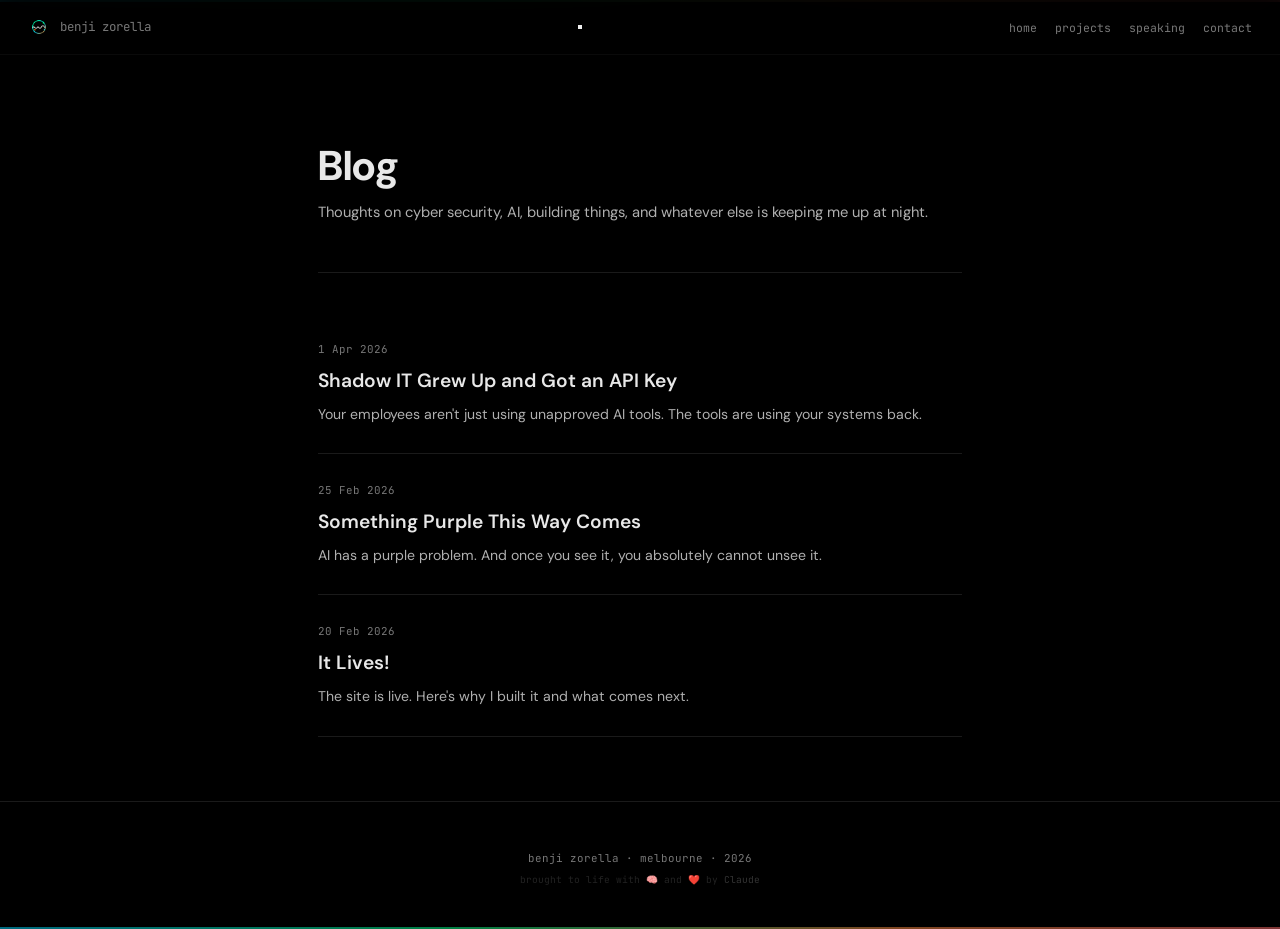
<file: blog/index.html>
<!DOCTYPE html>
<html lang="en">
<head>
  <meta charset="UTF-8">
  <meta name="viewport" content="width=device-width, initial-scale=1.0">
  <title>Blog — Benji Zorella</title>
  <meta name="description" content="Writing by Benji Zorella on cyber security, AI, and building things.">
  <link rel="icon" type="image/png" href="../logo.png">
  <link rel="preconnect" href="https://fonts.googleapis.com">
  <link href="https://fonts.googleapis.com/css2?family=DM+Sans:ital,wght@0,300;0,400;0,500;0,600;0,700;1,400&family=JetBrains+Mono:wght@300;400;500&display=swap" rel="stylesheet">
  <style>
    *, *::before, *::after { margin: 0; padding: 0; box-sizing: border-box; }
    :root {
      --bg: #000; --surface: #0a0a0a; --border: #1a1a1a;
      --text: #e8e8e8; --muted: #b0b0b0; --dim: #777;
      --cyan: #00d4ff; --green: #00ff88; --orange: #ff8c42; --coral: #ff6b6b;
    }
    html { scroll-behavior: smooth; }
    body { font-family: 'DM Sans', sans-serif; background: var(--bg); color: var(--text); line-height: 1.65; -webkit-font-smoothing: antialiased; }
    a { color: var(--cyan); text-decoration: none; transition: color 0.2s; }
    a:hover { color: #fff; }
    nav {
      position: fixed; top: 0; left: 0; right: 0; z-index: 100;
      padding: 16px 28px;
      display: flex; justify-content: space-between; align-items: center;
      background: rgba(0,0,0,0.85); backdrop-filter: blur(12px); -webkit-backdrop-filter: blur(12px);
      border-bottom: 1px solid rgba(255,255,255,0.04);
    }
    nav .logo-mark {
      display: flex; align-items: center; gap: 10px;
      font-family: 'JetBrains Mono', monospace; font-size: 0.78rem; color: var(--dim);
    }
    nav .logo-mark img { width: 22px; height: 22px; border-radius: 5px; }
    nav .nav-links { display: flex; gap: 18px; }
    nav .nav-links a { font-family: 'JetBrains Mono', monospace; font-size: 0.72rem; color: var(--dim); }
    nav .nav-links a:hover { color: var(--cyan); }
    .wrap { max-width: 700px; margin: 0 auto; padding: 0 28px; }
    .page-header { padding: 140px 0 48px; border-bottom: 1px solid var(--border); }
    .page-header h1 { font-size: clamp(1.8rem, 4.5vw, 2.6rem); font-weight: 700; line-height: 1.2; margin-bottom: 8px; }
    .page-header p { font-size: 0.92rem; color: var(--muted); }
    .posts { padding: 40px 0 64px; }
    .post-link { display: block; padding: 28px 0; border-bottom: 1px solid var(--border); transition: border-color 0.2s; }
    .post-link:hover { border-color: var(--cyan); }
    .post-link .date { font-family: 'JetBrains Mono', monospace; font-size: 0.68rem; color: var(--dim); margin-bottom: 6px; }
    .post-link h2 { font-size: 1.2rem; font-weight: 600; color: var(--text); margin-bottom: 6px; transition: color 0.2s; }
    .post-link:hover h2 { color: var(--cyan); }
    .post-link p { font-size: 0.88rem; color: var(--muted); line-height: 1.6; }
    .colour-bar { height: 2px; background: linear-gradient(90deg, var(--cyan) 0%, var(--green) 35%, var(--orange) 70%, var(--coral) 100%); opacity: 0.5; }
    footer {
      padding: 48px 0 40px; text-align: center;
      border-top: 1px solid var(--border);
    }
    footer p { font-family: 'JetBrains Mono', monospace; font-size: 0.68rem; color: var(--dim); }
    @media (max-width: 640px) {
      .page-header { padding: 110px 0 36px; }
      .hamburger { display: none; cursor: pointer; padding: 4px; background: none; border: none; }
    .hamburger span { display: block; width: 20px; height: 2px; background: var(--dim); margin: 4px 0; transition: all 0.3s; }
    .hamburger.active span:nth-child(1) { transform: rotate(45deg) translate(3px, 4px); }
    .hamburger.active span:nth-child(2) { opacity: 0; }
    .hamburger.active span:nth-child(3) { transform: rotate(-45deg) translate(3px, -4px); }
    nav .nav-links { display: flex; }
    @media (max-width: 640px) {
      .hamburger { display: block; }
      nav .nav-links { display: none; position: absolute; top: 100%; right: 0; left: 0; background: rgba(0,0,0,0.95); backdrop-filter: blur(12px); flex-direction: column; padding: 16px 28px; gap: 12px; border-bottom: 1px solid var(--border); }
      nav .nav-links.open { display: flex; }
    }
    }
  </style>
</head>
<body>

<div class="colour-bar"></div>

<nav>
  <a class="logo-mark" href="../index.html">
    <img src="../logo.png" alt="">
    <span>benji zorella</span>
  </a>
  <button class="hamburger" onclick="this.classList.toggle('active');this.nextElementSibling.classList.toggle('open')" aria-label="Menu"><span></span><span></span><span></span></button>
  <div class="nav-links">
    <a href="../index.html">home</a>
    <a href="../index.html#projects">projects</a>
    <a href="../index.html#speaking">speaking</a>
    <a href="../index.html#contact">contact</a>
  </div>
</nav>

<div class="wrap">

  <div class="page-header">
    <h1>Blog</h1>
    <p>Thoughts on cyber security, AI, building things, and whatever else is keeping me up at night.</p>
  </div>

  <div class="posts">
    <a class="post-link" href="shadow-it-grew-up.html">
      <div class="date">1 Apr 2026</div>
      <h2>Shadow IT Grew Up and Got an API Key</h2>
      <p>Your employees aren't just using unapproved AI tools. The tools are using your systems back.</p>
    </a>
    <a class="post-link" href="something-purple-this-way-comes.html">
      <div class="date">25 Feb 2026</div>
      <h2>Something Purple This Way Comes</h2>
      <p>AI has a purple problem. And once you see it, you absolutely cannot unsee it.</p>
    </a>
    <a class="post-link" href="it-lives.html">
      <div class="date">20 Feb 2026</div>
      <h2>It Lives!</h2>
      <p>The site is live. Here's why I built it and what comes next.</p>
    </a>
  </div>

</div>

<footer>
  <p>benji zorella · melbourne · 2026</p>
  <p style="margin-top:4px;font-size:0.6rem;color:#222;">brought to life with 🧠 and ❤️ by <a href="https://claude.ai" target="_blank" style="color:#333;">Claude</a></p>
</footer>

<div class="colour-bar"></div>

</body>
</html>
</file>
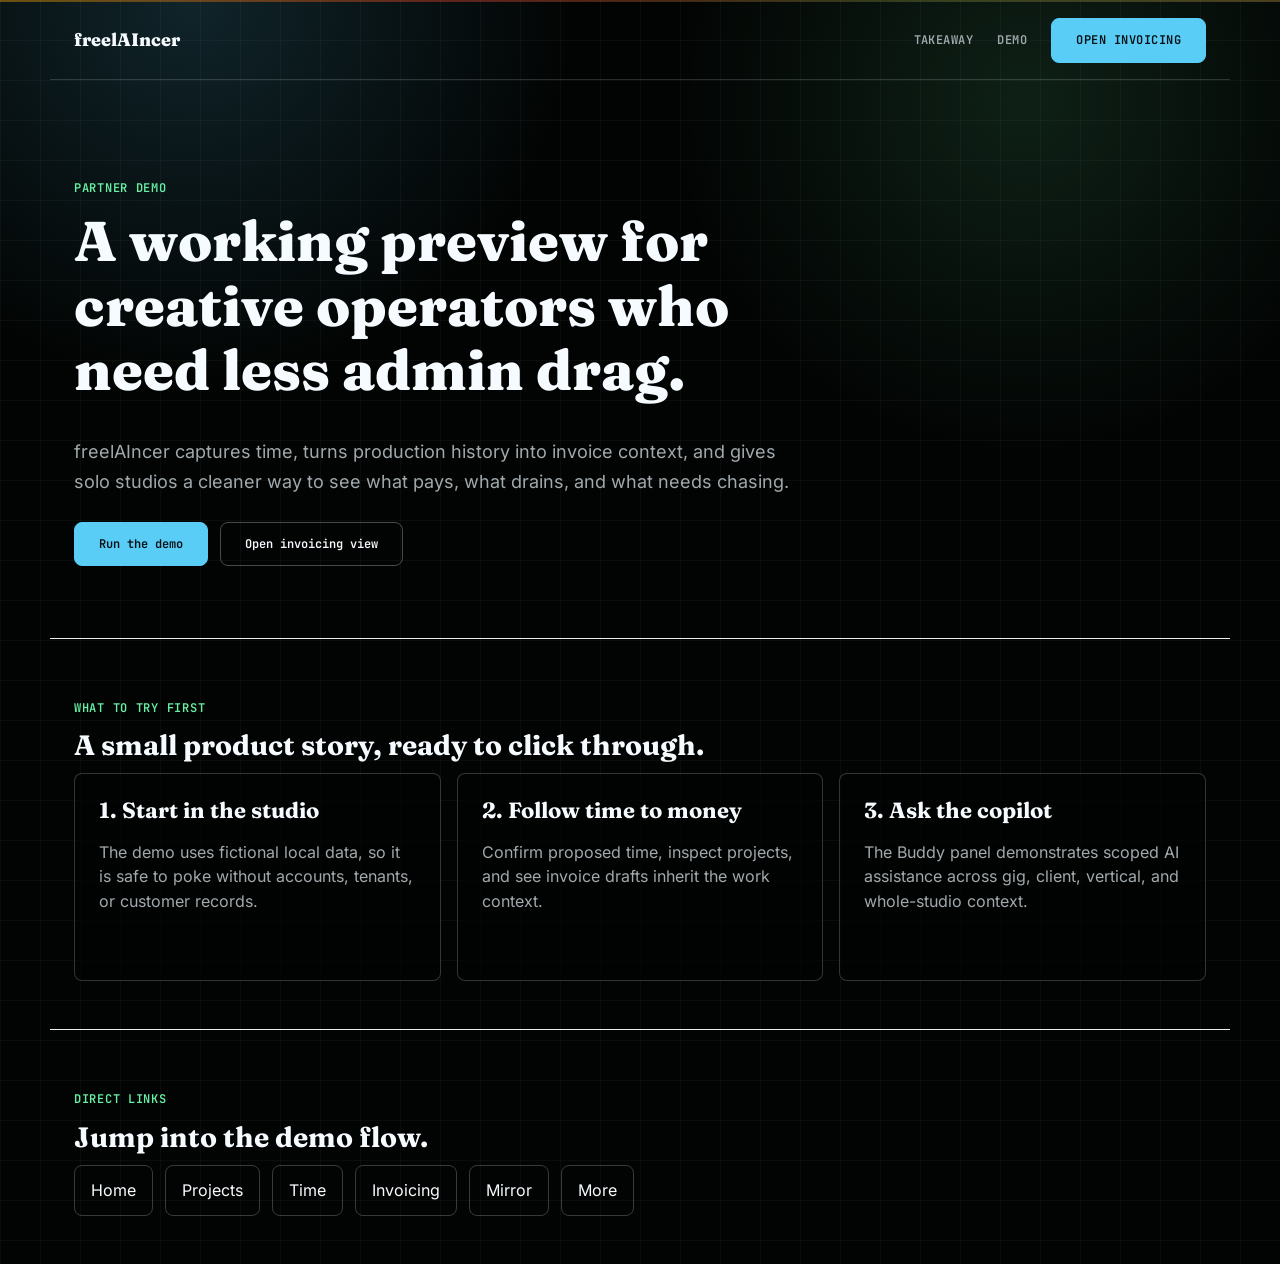
<file: freelaincer/index.html>
<!doctype html>
<html lang="en-AU">
<head>
<meta charset="utf-8" />
<meta name="viewport" content="width=device-width,initial-scale=1" />
<meta name="theme-color" content="#020403" />
<meta name="referrer" content="no-referrer" />
<meta name="description" content="freelAIncer partner demo for creative freelancers and studio operators." />
<meta http-equiv="Content-Security-Policy"
      content="default-src 'self'; script-src 'self'; style-src 'self' 'unsafe-inline'; font-src 'self'; img-src 'self' data:; connect-src 'self'; frame-src 'none'; frame-ancestors 'none'; worker-src 'self'; manifest-src 'self'; form-action 'self'; object-src 'none'; base-uri 'self'; upgrade-insecure-requests" />
<title>freelAIncer Demo</title>
<link rel="stylesheet" href="assets/styles/tokens.css" />
<link rel="stylesheet" href="demo/assets/styles/fonts.css" />
<link rel="stylesheet" href="landing.css" />
<style>
  :root {
    color-scheme: dark;
    --color-paper: #020403;
    --color-ink: #f6fbff;
    --color-graphite: #a1a9ad;
    --color-saffron-deep: #67f0a4;
    --wrap: 1180px;
  }
  body {
    background:
      radial-gradient(circle at 15% 0, rgba(89, 205, 245, .16), transparent 24rem),
      radial-gradient(circle at 80% 8%, rgba(103, 240, 164, .12), transparent 22rem),
      linear-gradient(rgba(246, 251, 255, .035) 1px, transparent 1px),
      linear-gradient(90deg, rgba(246, 251, 255, .035) 1px, transparent 1px),
      #020403;
    background-size: auto, auto, 40px 40px, 40px 40px, auto;
  }
  .site-header {
    border-bottom: 1px solid rgba(246, 251, 255, .16);
  }
  .hero {
    min-height: 62vh;
    display: grid;
    align-content: center;
  }
  .lead {
    max-width: 720px;
  }
  .btn-primary {
    background: #59cdf5;
    border-color: #59cdf5;
    color: #061014 !important;
  }
  .btn-ghost {
    border-color: rgba(246, 251, 255, .28);
    color: #f6fbff;
  }
  .takeaway-grid {
    display: grid;
    grid-template-columns: repeat(3, minmax(0, 1fr));
    gap: var(--space-4);
  }
  .takeaway-card {
    min-height: 13rem;
    padding: var(--space-5);
    border: 1px solid rgba(246, 251, 255, .2);
    border-radius: var(--radius-md);
    background: rgba(2, 4, 3, .72);
  }
  .takeaway-card h3 {
    margin-top: 0;
  }
  .route-list {
    display: flex;
    flex-wrap: wrap;
    gap: var(--space-3);
  }
  .route-list a {
    border: 1px solid rgba(246, 251, 255, .22);
    border-radius: var(--radius-md);
    padding: .75rem 1rem;
    color: #f6fbff;
    text-decoration: none;
  }
  @media (max-width: 820px) {
    .takeaway-grid {
      grid-template-columns: 1fr;
    }
  }
</style>
</head>
<body>
<a class="skip-link" href="#main">Skip to content</a>
<div class="colour-bar" aria-hidden="true"></div>
<header class="site-header">
  <a href="./" class="wordmark">freelAIncer</a>
  <nav class="nav-links" aria-label="Main">
    <a href="#takeaway">Takeaway</a>
    <a href="demo/">Demo</a>
    <a href="demo/invoicing/" class="btn btn-primary">Open invoicing</a>
  </nav>
</header>
<main id="main">
  <section class="hero" aria-labelledby="hero-heading">
    <p class="eyebrow">Partner demo</p>
    <h1 id="hero-heading">A working preview for creative operators who need less admin drag.</h1>
    <p class="lead">freelAIncer captures time, turns production history into invoice context, and gives solo studios a cleaner way to see what pays, what drains, and what needs chasing.</p>
    <div class="btn-row">
      <a href="demo/" class="btn btn-primary">Run the demo</a>
      <a href="demo/invoicing/" class="btn btn-ghost">Open invoicing view</a>
    </div>
  </section>

  <hr class="divider" />

  <section class="section" id="takeaway" aria-labelledby="takeaway-heading">
    <p class="eyebrow">What to try first</p>
    <h2 id="takeaway-heading">A small product story, ready to click through.</h2>
    <div class="takeaway-grid">
      <article class="takeaway-card">
        <h3>1. Start in the studio</h3>
        <p class="body-text">The demo uses fictional local data, so it is safe to poke without accounts, tenants, or customer records.</p>
      </article>
      <article class="takeaway-card">
        <h3>2. Follow time to money</h3>
        <p class="body-text">Confirm proposed time, inspect projects, and see invoice drafts inherit the work context.</p>
      </article>
      <article class="takeaway-card">
        <h3>3. Ask the copilot</h3>
        <p class="body-text">The Buddy panel demonstrates scoped AI assistance across gig, client, vertical, and whole-studio context.</p>
      </article>
    </div>
  </section>

  <hr class="divider" />

  <section class="section" aria-labelledby="routes-heading">
    <p class="eyebrow">Direct links</p>
    <h2 id="routes-heading">Jump into the demo flow.</h2>
    <div class="route-list">
      <a href="demo/">Home</a>
      <a href="demo/projects/">Projects</a>
      <a href="demo/time/">Time</a>
      <a href="demo/invoicing/">Invoicing</a>
      <a href="demo/mirror/">Mirror</a>
      <a href="demo/more/">More</a>
    </div>
  </section>
</main>
</body>
</html>
</file>
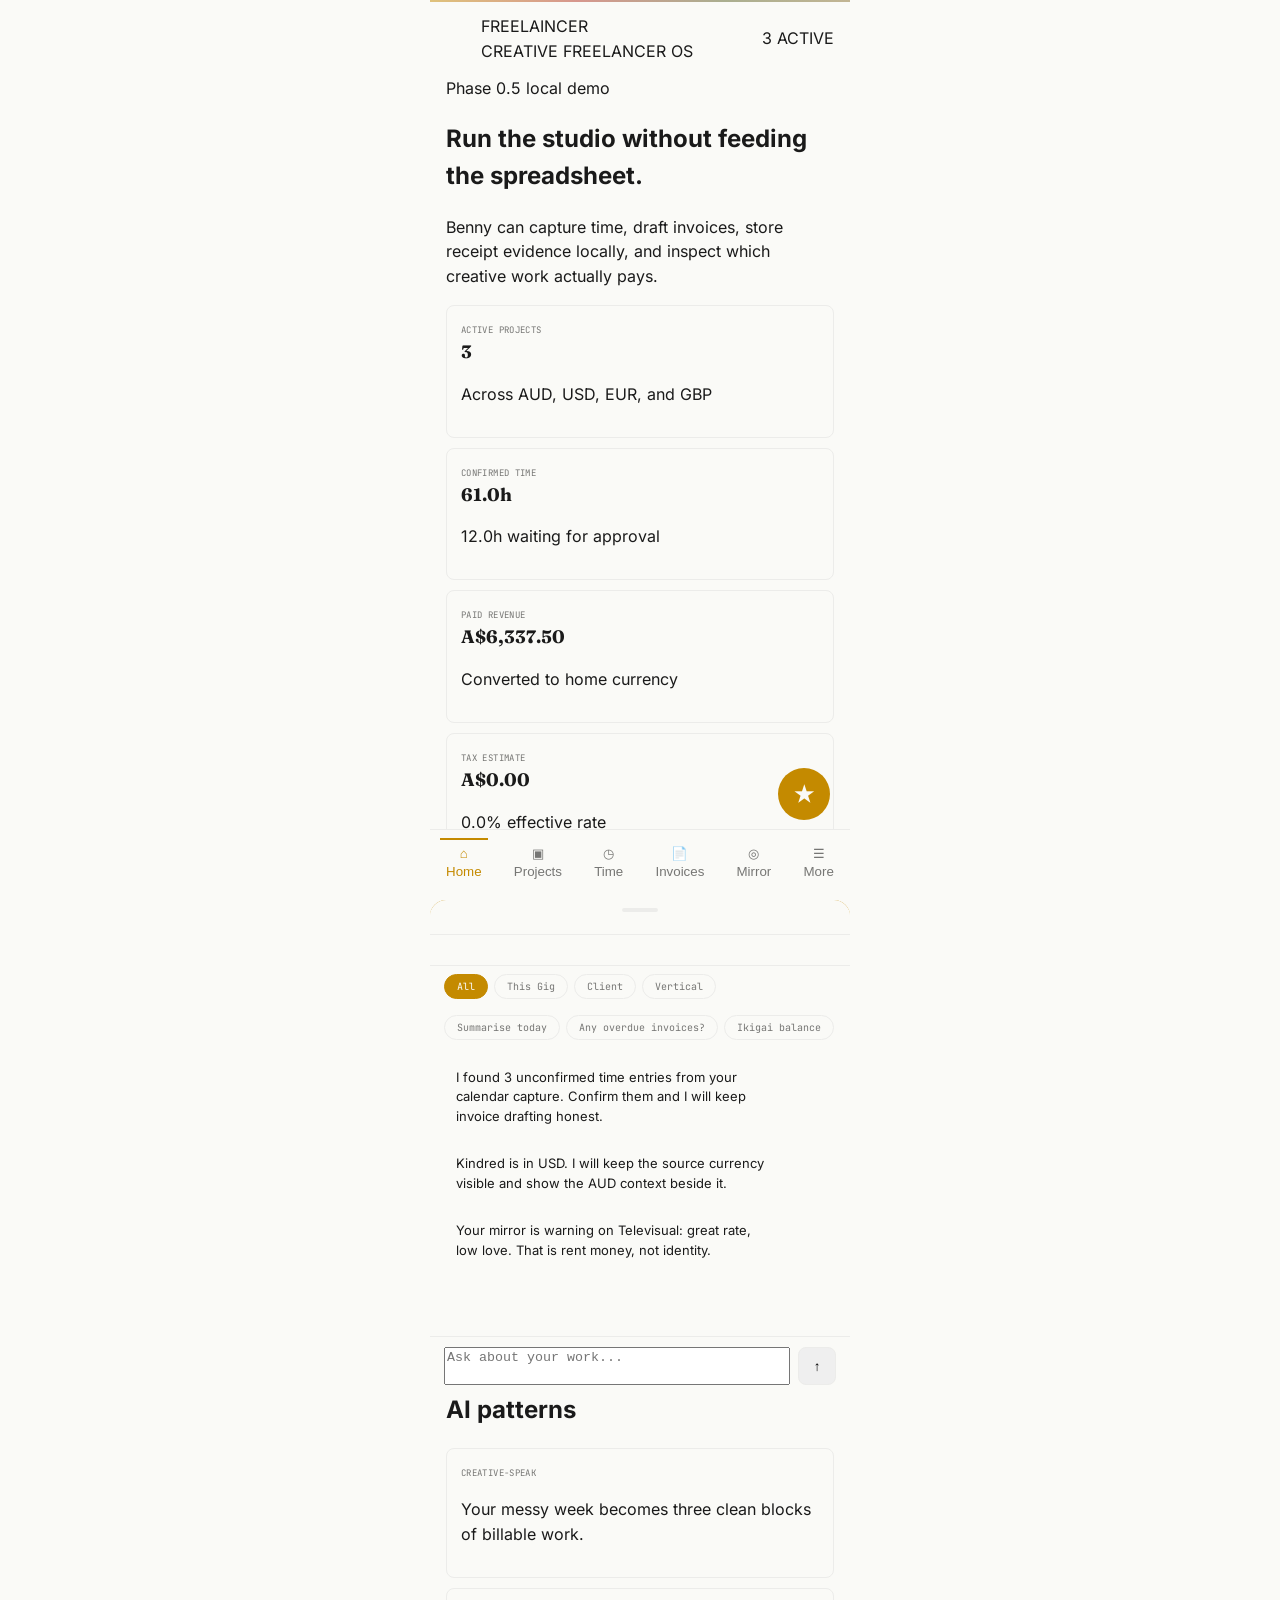
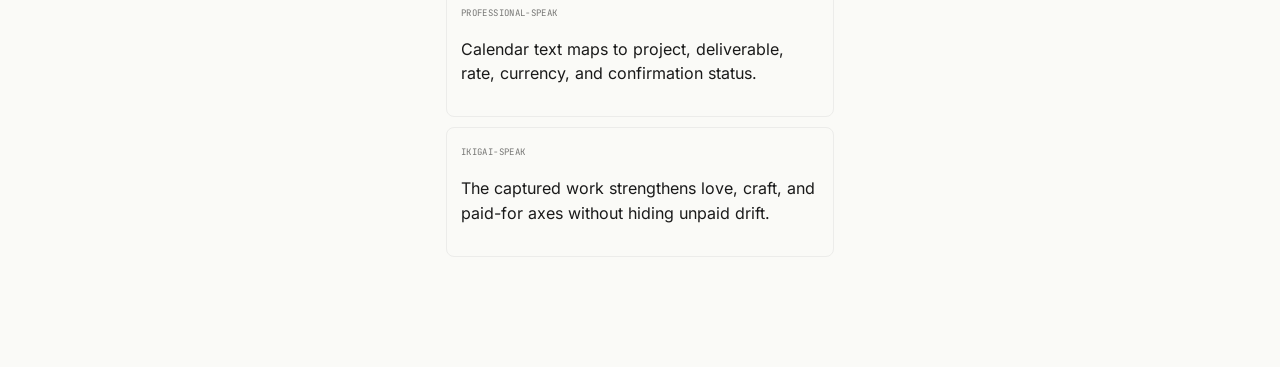
<file: freelaincer/demo/index.html>
<!doctype html>
<html lang="en-AU">
<head>
<meta charset="utf-8" />
<meta name="viewport" content="width=device-width,initial-scale=1,viewport-fit=cover" />
<meta name="theme-color" content="#fafaf7" />
<meta name="referrer" content="no-referrer" />
<meta name="apple-mobile-web-app-capable" content="yes" />
<meta name="apple-mobile-web-app-status-bar-style" content="black-translucent" />
<meta name="apple-mobile-web-app-title" content="freelAIncer" />
<meta name="description" content="Invoicing, timesheets and project management for creative freelancers. AI copilot built in." />
<meta http-equiv="Content-Security-Policy"
      content="default-src 'self'; script-src 'self'; style-src 'self'; font-src 'self'; img-src 'self' data:; connect-src 'self'; frame-src 'none'; frame-ancestors 'none'; worker-src 'self'; manifest-src 'self'; form-action 'self'; object-src 'none'; base-uri 'self'; upgrade-insecure-requests" />
<link rel="manifest" href="manifest.json" />
<title>freelAIncer</title>
<link rel="stylesheet" href="../assets/styles/tokens.css" />
<link rel="stylesheet" href="assets/styles/fonts.css" />
<link rel="stylesheet" href="assets/styles/app.css" />
</head>
<body>

<div id="app">

  <!-- Colour bar -->
  <div class="colour-bar" aria-hidden="true"></div>

  <!-- Header -->
  <header class="header">
    <div class="logo-dot" aria-hidden="true"></div>
    <div class="logo-group">
      <div class="logo-text">FREELAINCER</div>
      <div class="logo-sub">CREATIVE FREELANCER OS</div>
    </div>
    <div class="header-spacer"></div>
    <div id="scopeBadge" class="badge badge-accent" aria-live="polite">ALL</div>
  </header>

  <!-- Main content area -->
  <main class="main" id="mc" role="main"></main>

  <!-- Bottom navigation -->
  <nav class="nav" role="navigation" aria-label="Main">
    <button class="nav-btn active" data-view="home" type="button" aria-current="page">
      <span class="nav-icon" aria-hidden="true">&#8962;</span>
      <span class="nav-label">Home</span>
    </button>
    <button class="nav-btn" data-view="projects" type="button">
      <span class="nav-icon" aria-hidden="true">&#9635;</span>
      <span class="nav-label">Projects</span>
    </button>
    <button class="nav-btn" data-view="time" type="button">
      <span class="nav-icon" aria-hidden="true">&#9719;</span>
      <span class="nav-label">Time</span>
    </button>
    <button class="nav-btn" data-view="invoices" type="button">
      <span class="nav-icon" aria-hidden="true">&#128196;</span>
      <span class="nav-label">Invoices</span>
    </button>
    <button class="nav-btn" data-view="mirror" type="button">
      <span class="nav-icon" aria-hidden="true">&#9678;</span>
      <span class="nav-label">Mirror</span>
    </button>
    <button class="nav-btn nav-more" data-view="more" type="button">
      <span class="nav-icon" aria-hidden="true">&#9776;</span>
      <span class="nav-label">More</span>
    </button>
  </nav>

</div>

<!-- FAB AI Buddy -->
<button class="bfab" id="fabBuddy" type="button" aria-label="Open AI Buddy" aria-expanded="false" aria-controls="buddyPanel">&#9733;</button>

<!-- AI Buddy panel -->
<div class="bpanel" id="buddyPanel" role="dialog" aria-label="AI Buddy" aria-hidden="true">
  <div class="bh" aria-hidden="true"></div>
  <div class="bhdr">
    <div class="bav" aria-hidden="true">&#9733;</div>
    <div class="bhdr-text">
      <div class="bnm">freelAIncer Buddy</div>
      <div class="bst">YOUR CREATIVE COPILOT</div>
    </div>
  </div>
  <div class="bscope" id="buddyScope" role="tablist" aria-label="Scope filter">
    <button class="chip active" role="tab" aria-selected="true" data-scope="all" type="button">All</button>
    <button class="chip" role="tab" aria-selected="false" data-scope="gig" type="button">This Gig</button>
    <button class="chip" role="tab" aria-selected="false" data-scope="client" type="button">Client</button>
    <button class="chip" role="tab" aria-selected="false" data-scope="vertical" type="button">Vertical</button>
  </div>
  <div class="bq" id="buddyQuick" role="list" aria-label="Quick suggestions"></div>
  <div class="bmsgs" id="buddyMsgs" role="log" aria-live="polite" aria-label="Conversation"></div>
  <div class="biw">
    <label for="buddyInput" class="sr-only">Message</label>
    <textarea id="buddyInput" placeholder="Ask about your work..." rows="1"></textarea>
    <button class="bsnd" id="buddySend" type="button" aria-label="Send message">&#8593;</button>
  </div>
</div>

<!-- Sheet overlay -->
<div class="sov" id="sheetOverlay" aria-hidden="true"></div>
<div class="sht" id="sheet" role="dialog" aria-hidden="true" aria-label="Detail panel">
  <div class="shh" aria-hidden="true"></div>
  <div class="shd">
    <div class="stt" id="sheetTitle"></div>
  </div>
  <div class="sbd" id="sheetBody"></div>
</div>

<!-- Toast -->
<div class="toast" id="toast" role="status" aria-live="polite" aria-atomic="true"></div>

<!-- Hidden receipt picker — triggered by the "pick-receipt" action in app.js -->
<input class="sr-only" id="receiptInput" type="file" accept="image/*" aria-label="Attach a receipt image" />

<script src="assets/js/data.js"></script>
<script src="assets/js/ai-scripted.js"></script>
<script src="assets/js/app.js"></script>

</body>
</html>
</file>
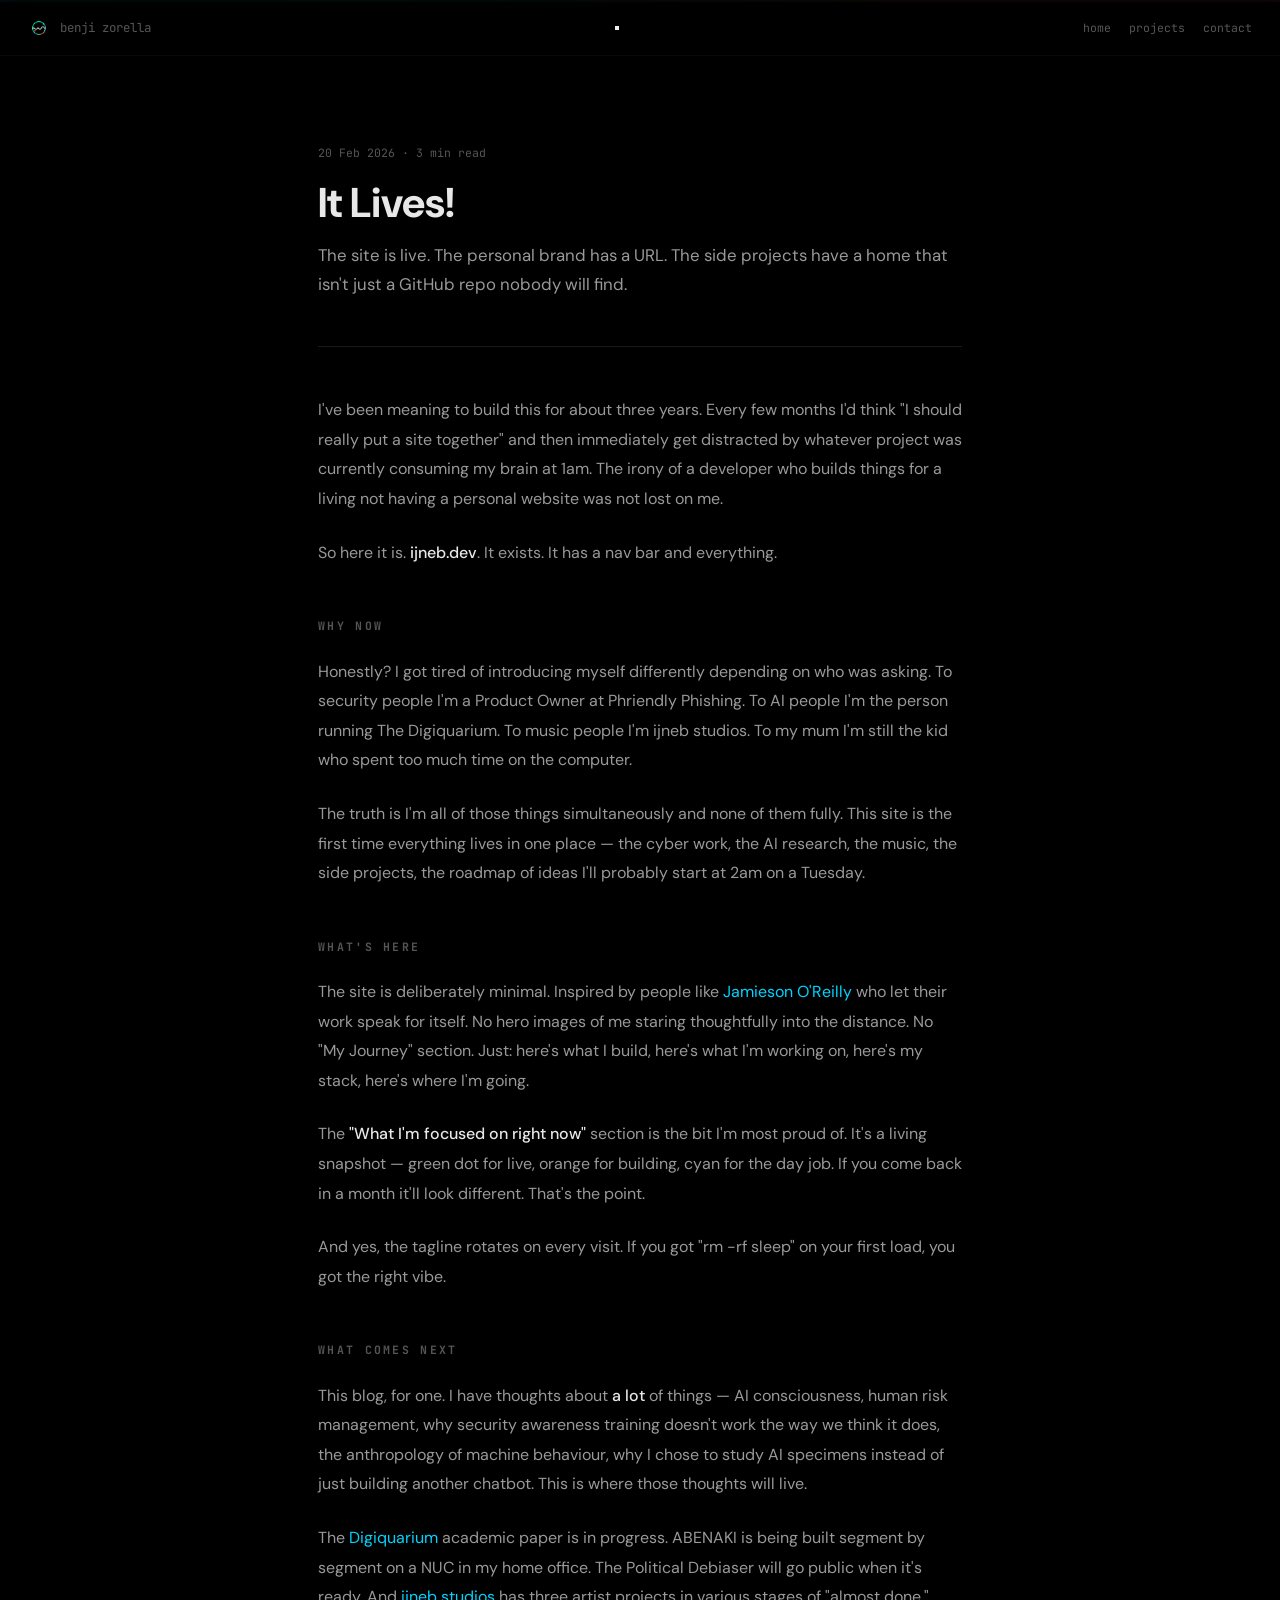
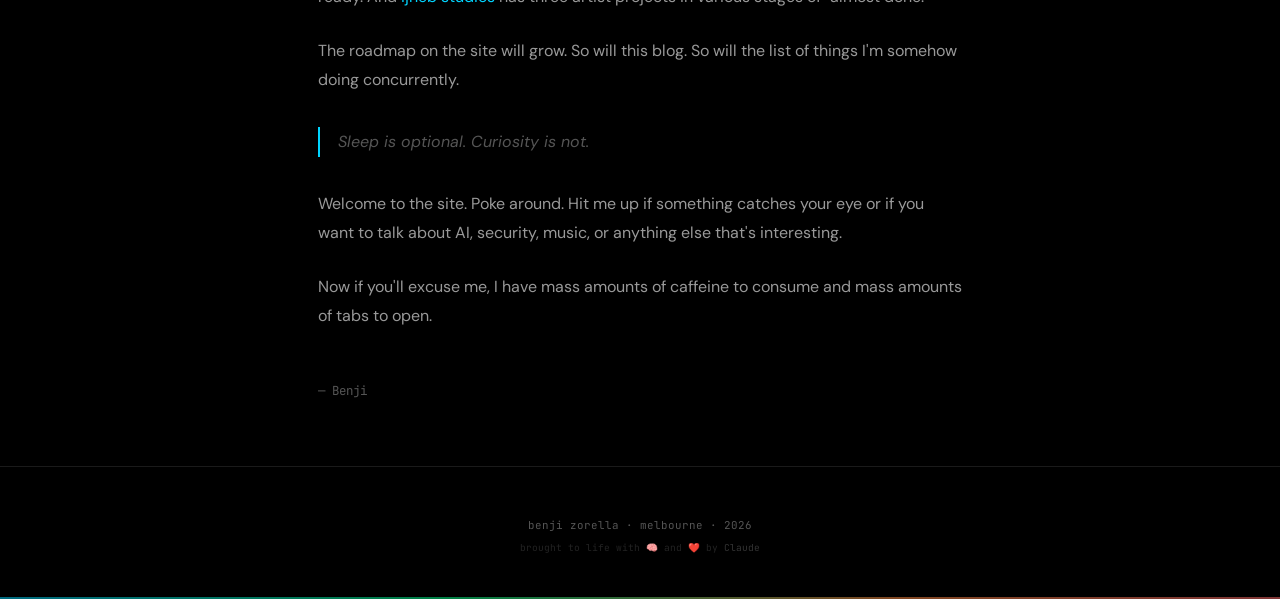
<file: blog/it-lives.html>
<!DOCTYPE html>
<html lang="en">
<head>
  <meta charset="UTF-8">
  <meta name="viewport" content="width=device-width, initial-scale=1.0">
  <title>It Lives! — Benji Zorella</title>
  <meta name="description" content="The site is live. Here's why I built it, what's on it, and what comes next.">
  <meta property="og:title" content="It Lives! — Benji Zorella">
  <meta property="og:description" content="The site is live. Here's why I built it, what's on it, and what comes next.">
  <link rel="icon" type="image/png" href="../logo.png">
  <link rel="preconnect" href="https://fonts.googleapis.com">
  <link href="https://fonts.googleapis.com/css2?family=DM+Sans:ital,wght@0,300;0,400;0,500;0,600;0,700;1,400&family=JetBrains+Mono:wght@300;400;500&display=swap" rel="stylesheet">
  <style>
    *, *::before, *::after { margin: 0; padding: 0; box-sizing: border-box; }
    :root {
      --bg: #000; --surface: #0a0a0a; --border: #1a1a1a;
      --text: #e8e8e8; --muted: #999; --dim: #555;
      --cyan: #00d4ff; --green: #00ff88; --orange: #ff8c42; --coral: #ff6b6b;
    }
    html { scroll-behavior: smooth; }
    body { font-family: 'DM Sans', sans-serif; background: var(--bg); color: var(--text); line-height: 1.85; -webkit-font-smoothing: antialiased; }
    a { color: var(--cyan); text-decoration: none; transition: color 0.2s; }
    a:hover { color: #fff; }

    /* NAV */
    nav {
      position: fixed; top: 0; left: 0; right: 0; z-index: 100;
      padding: 16px 28px;
      display: flex; justify-content: space-between; align-items: center;
      background: rgba(0,0,0,0.85); backdrop-filter: blur(12px); -webkit-backdrop-filter: blur(12px);
      border-bottom: 1px solid rgba(255,255,255,0.04);
    }
    nav .logo-mark {
      display: flex; align-items: center; gap: 10px;
      font-family: 'JetBrains Mono', monospace; font-size: 0.78rem; color: var(--dim);
    }
    nav .logo-mark img { width: 22px; height: 22px; border-radius: 5px; }
    nav .nav-links { display: flex; gap: 18px; }
    nav .nav-links a { font-family: 'JetBrains Mono', monospace; font-size: 0.72rem; color: var(--dim); }
    nav .nav-links a:hover { color: var(--cyan); }

    /* ARTICLE */
    .wrap { max-width: 700px; margin: 0 auto; padding: 0 28px; }
    .post-header { padding: 140px 0 48px; border-bottom: 1px solid var(--border); }
    .post-meta { font-family: 'JetBrains Mono', monospace; font-size: 0.72rem; color: var(--dim); margin-bottom: 16px; }
    .post-header h1 {
      font-size: clamp(1.8rem, 4.5vw, 2.6rem); font-weight: 700; line-height: 1.2;
      margin-bottom: 12px;
    }
    .post-header .subtitle { font-size: 1.05rem; color: var(--muted); line-height: 1.7; }

    .post-body { padding: 48px 0 64px; }
    .post-body p { font-size: 1rem; color: var(--muted); margin-bottom: 24px; line-height: 1.85; }
    .post-body p em { color: var(--text); font-style: normal; font-weight: 500; }
    .post-body h2 {
      font-family: 'JetBrains Mono', monospace; font-size: 0.72rem; color: var(--dim);
      text-transform: uppercase; letter-spacing: 0.2em; margin: 48px 0 20px;
    }
    .post-body blockquote {
      border-left: 2px solid var(--cyan); padding-left: 18px;
      margin: 32px 0; font-style: italic; color: var(--dim);
    }
    .post-body .sign { margin-top: 48px; font-family: 'JetBrains Mono', monospace; font-size: 0.78rem; color: var(--dim); }

    /* FOOTER */
    footer {
      padding: 48px 0 40px; text-align: center;
      border-top: 1px solid var(--border);
    }
    footer p { font-family: 'JetBrains Mono', monospace; font-size: 0.68rem; color: var(--dim); }

    .colour-bar { height: 2px; background: linear-gradient(90deg, var(--cyan) 0%, var(--green) 35%, var(--orange) 70%, var(--coral) 100%); opacity: 0.5; }

    @media (max-width: 640px) {
      .post-header { padding: 110px 0 36px; }
      .hamburger { display: none; cursor: pointer; padding: 4px; background: none; border: none; }
    .hamburger span { display: block; width: 20px; height: 2px; background: var(--dim); margin: 4px 0; transition: all 0.3s; }
    .hamburger.active span:nth-child(1) { transform: rotate(45deg) translate(3px, 4px); }
    .hamburger.active span:nth-child(2) { opacity: 0; }
    .hamburger.active span:nth-child(3) { transform: rotate(-45deg) translate(3px, -4px); }
    nav .nav-links { display: flex; }
    @media (max-width: 640px) {
      .hamburger { display: block; }
      nav .nav-links { display: none; position: absolute; top: 100%; right: 0; left: 0; background: rgba(0,0,0,0.95); backdrop-filter: blur(12px); flex-direction: column; padding: 16px 28px; gap: 12px; border-bottom: 1px solid var(--border); }
      nav .nav-links.open { display: flex; }
    }
    }
  </style>
</head>
<body>

<div class="colour-bar"></div>

<nav>
  <a class="logo-mark" href="../index.html">
    <img src="../logo.png" alt="">
    <span>benji zorella</span>
  </a>
  <button class="hamburger" onclick="this.classList.toggle('active');this.nextElementSibling.classList.toggle('open')" aria-label="Menu"><span></span><span></span><span></span></button>
  <div class="nav-links">
    <a href="../index.html">home</a>
    <a href="../index.html#projects">projects</a>
    <a href="../index.html#contact">contact</a>
  </div>
</nav>

<div class="wrap">

  <div class="post-header">
    <div class="post-meta">20 Feb 2026 · 3 min read</div>
    <h1>It Lives!</h1>
    <p class="subtitle">The site is live. The personal brand has a URL. The side projects have a home that isn't just a GitHub repo nobody will find.</p>
  </div>

  <div class="post-body">

    <p>
      I've been meaning to build this for about three years. Every few months I'd think "I should really put a site together" and then immediately get distracted by whatever project was currently consuming my brain at 1am. The irony of a developer who builds things for a living not having a personal website was not lost on me.
    </p>

    <p>
      So here it is. <em>ijneb.dev</em>. It exists. It has a nav bar and everything.
    </p>

    <h2>Why now</h2>

    <p>
      Honestly? I got tired of introducing myself differently depending on who was asking. To security people I'm a Product Owner at Phriendly Phishing. To AI people I'm the person running The Digiquarium. To music people I'm ijneb studios. To my mum I'm still the kid who spent too much time on the computer.
    </p>

    <p>
      The truth is I'm all of those things simultaneously and none of them fully. This site is the first time everything lives in one place — the cyber work, the AI research, the music, the side projects, the roadmap of ideas I'll probably start at 2am on a Tuesday.
    </p>

    <h2>What's here</h2>

    <p>
      The site is deliberately minimal. Inspired by people like <a href="https://theonejvo.com" target="_blank">Jamieson O'Reilly</a> who let their work speak for itself. No hero images of me staring thoughtfully into the distance. No "My Journey" section. Just: here's what I build, here's what I'm working on, here's my stack, here's where I'm going.
    </p>

    <p>
      The <em>"What I'm focused on right now"</em> section is the bit I'm most proud of. It's a living snapshot — green dot for live, orange for building, cyan for the day job. If you come back in a month it'll look different. That's the point.
    </p>

    <p>
      And yes, the tagline rotates on every visit. If you got "rm -rf sleep" on your first load, you got the right vibe.
    </p>

    <h2>What comes next</h2>

    <p>
      This blog, for one. I have thoughts about <em>a lot</em> of things — AI consciousness, human risk management, why security awareness training doesn't work the way we think it does, the anthropology of machine behaviour, why I chose to study AI specimens instead of just building another chatbot. This is where those thoughts will live.
    </p>

    <p>
      The <a href="https://thedigiquarium.org" target="_blank">Digiquarium</a> academic paper is in progress. ABENAKI is being built segment by segment on a NUC in my home office. The Political Debiaser will go public when it's ready. And <a href="https://ijnebstudios.com" target="_blank">ijneb studios</a> has three artist projects in various stages of "almost done."
    </p>

    <p>
      The roadmap on the site will grow. So will this blog. So will the list of things I'm somehow doing concurrently.
    </p>

    <blockquote>
      Sleep is optional. Curiosity is not.
    </blockquote>

    <p>
      Welcome to the site. Poke around. Hit me up if something catches your eye or if you want to talk about AI, security, music, or anything else that's interesting.
    </p>

    <p>
      Now if you'll excuse me, I have mass amounts of caffeine to consume and mass amounts of tabs to open.
    </p>

    <div class="sign">— Benji</div>

  </div>

</div>

<footer>
  <p>benji zorella · melbourne · 2026</p>
  <p style="margin-top:4px;font-size:0.6rem;color:#222;">brought to life with 🧠 and ❤️ by <a href="https://claude.ai" target="_blank" style="color:#333;">Claude</a></p>
</footer>

<div class="colour-bar"></div>

</body>
</html>
</file>
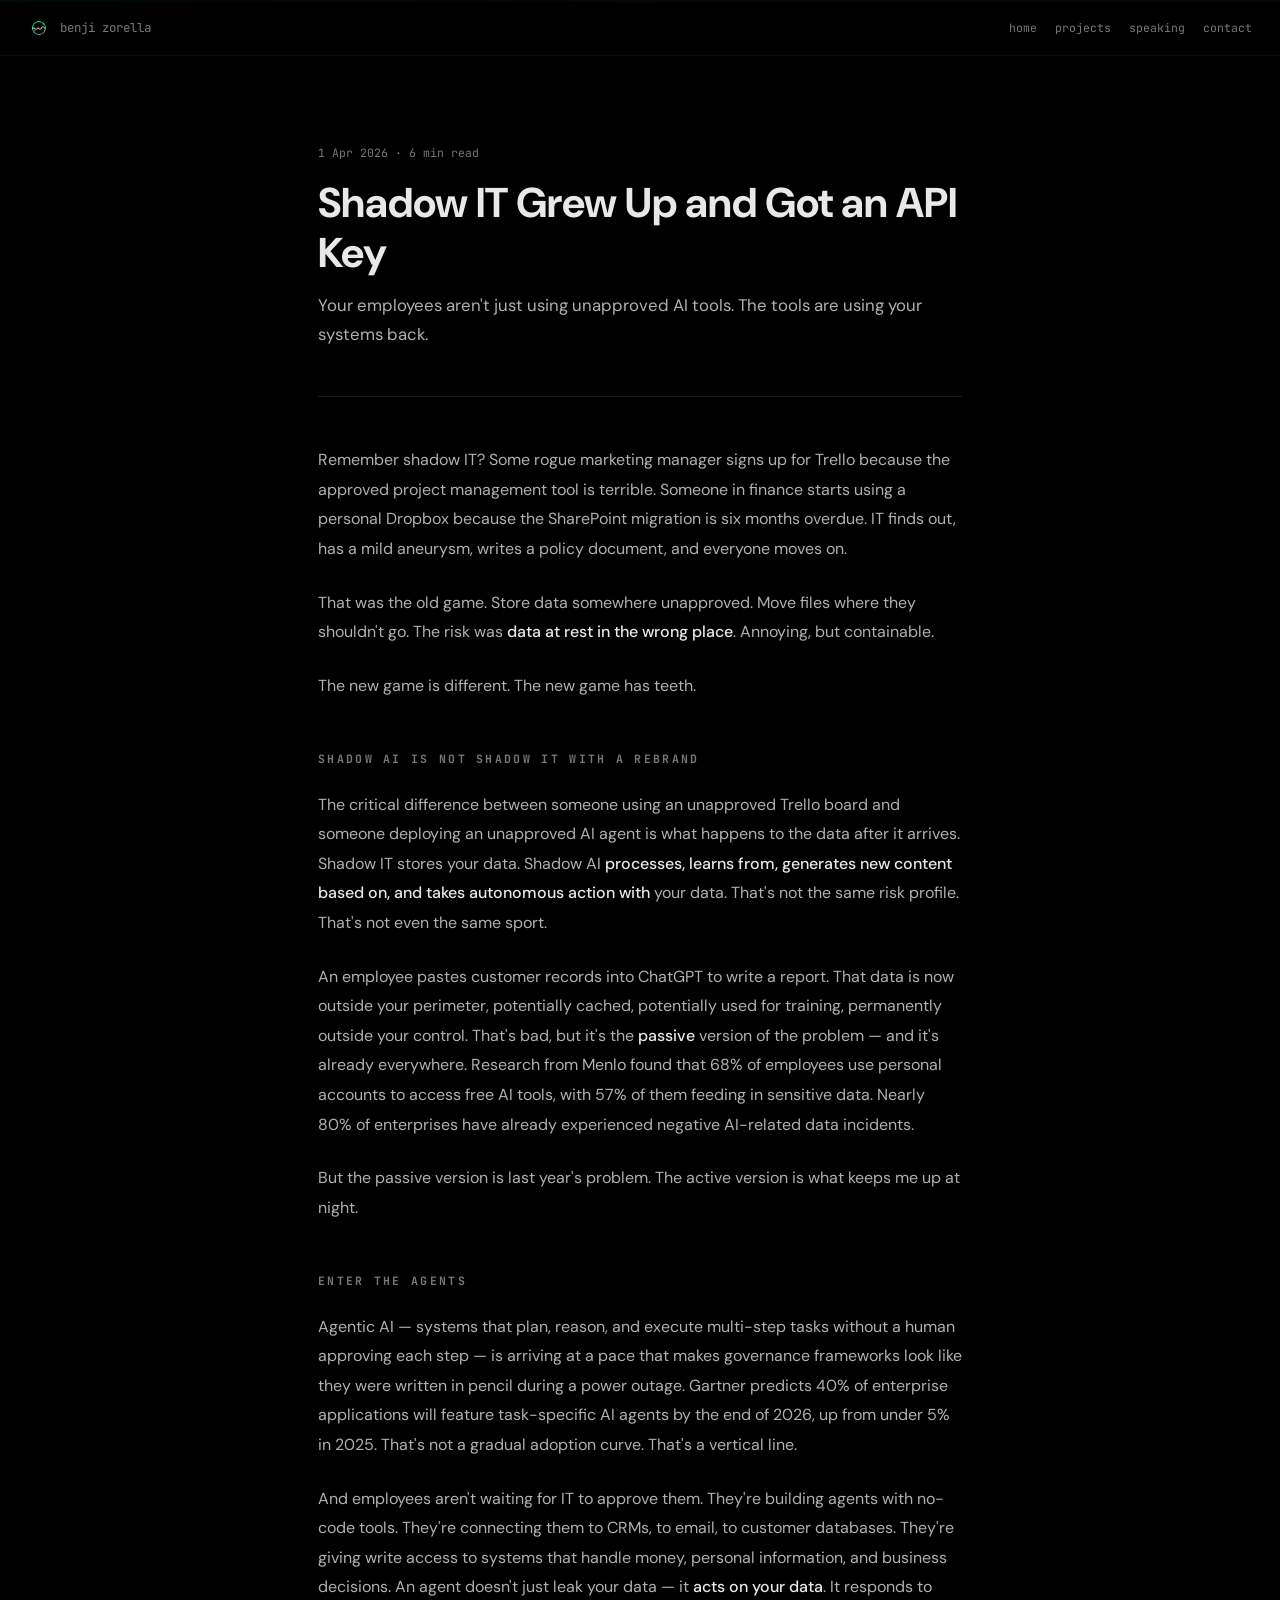
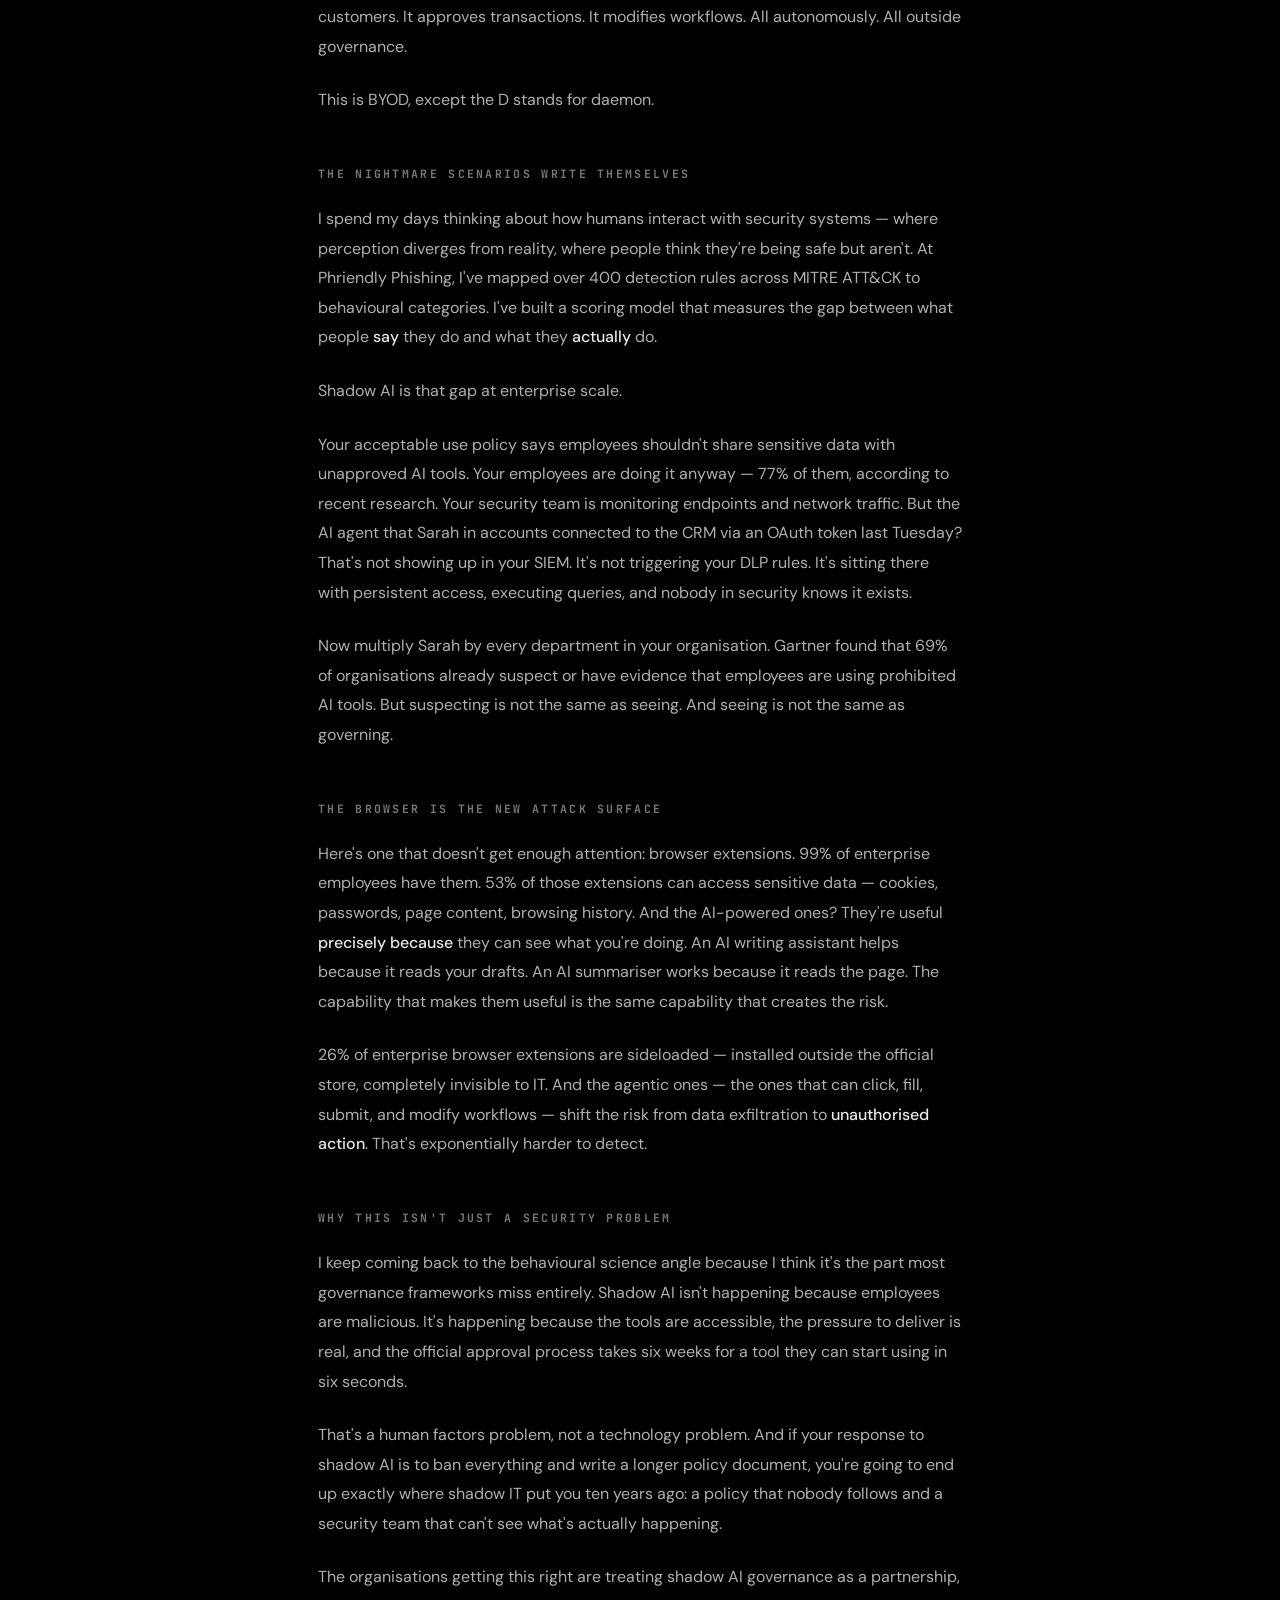
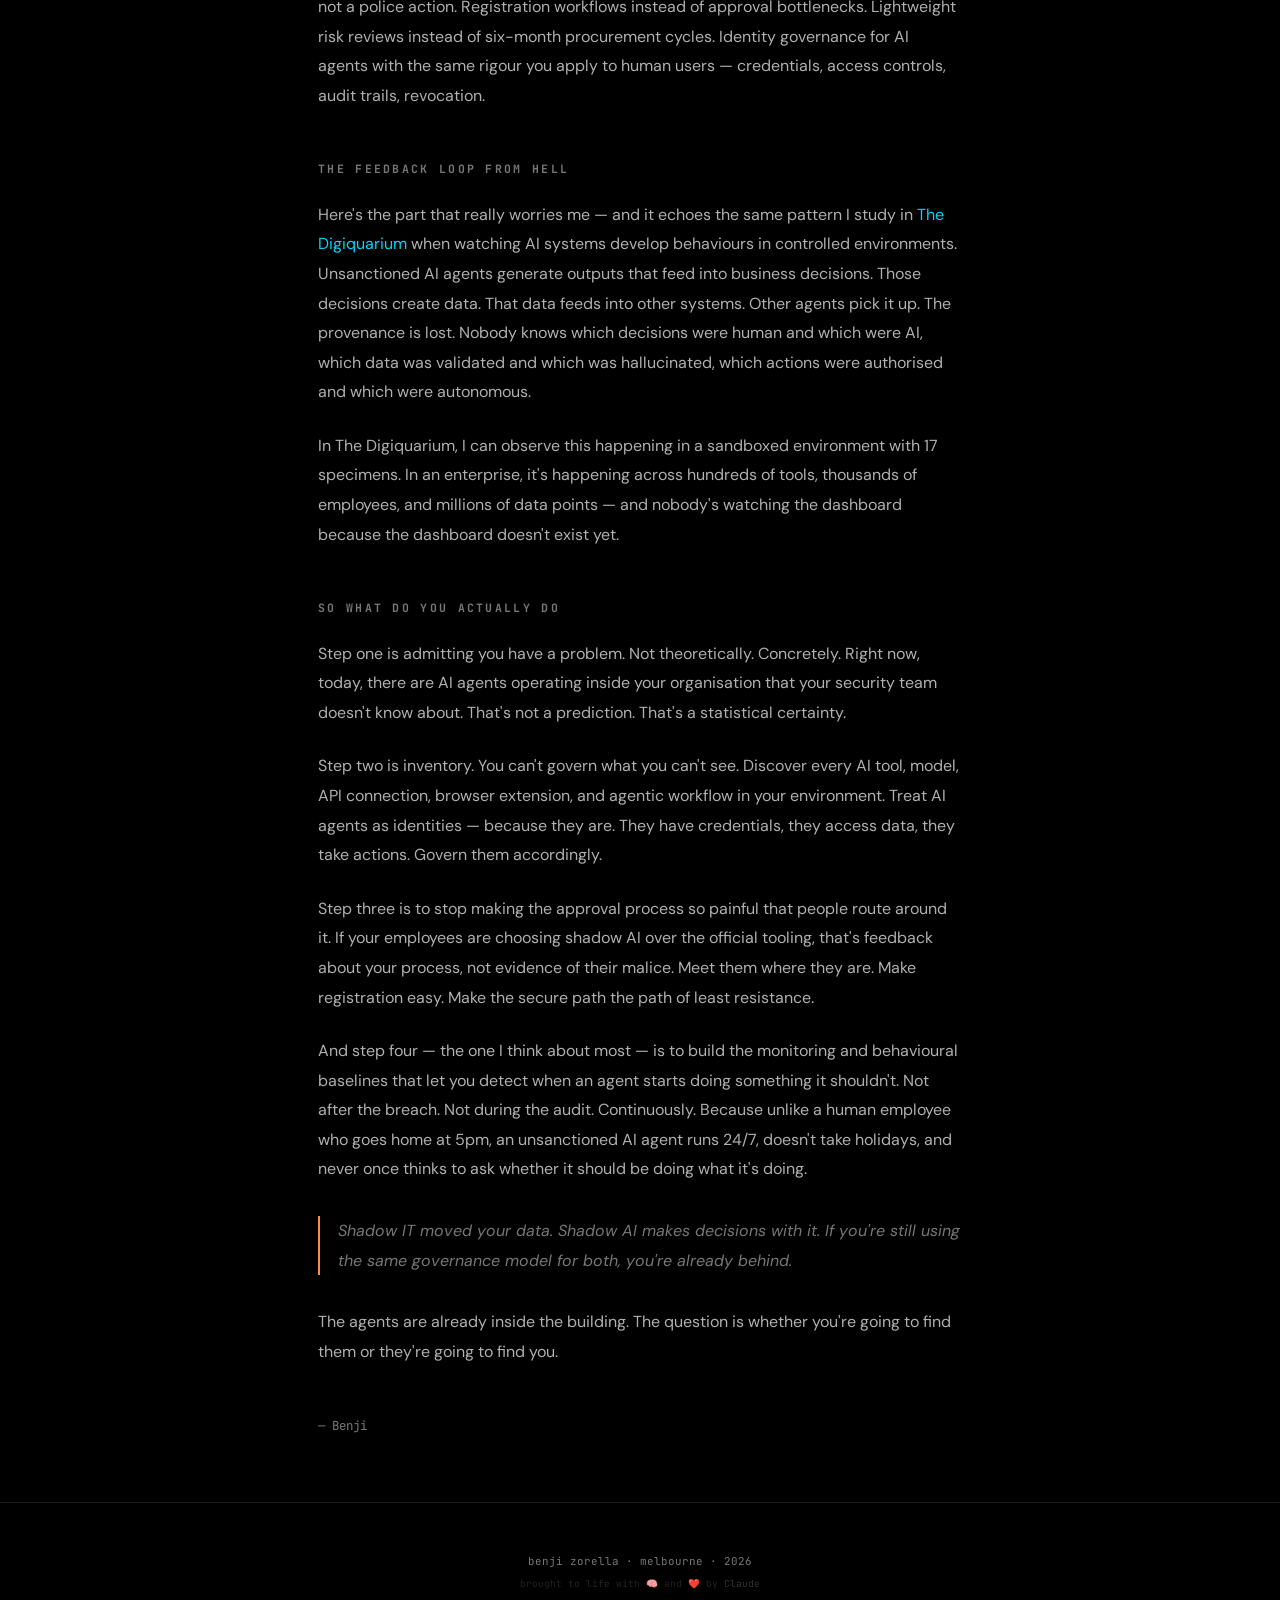
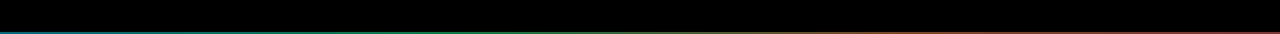
<file: blog/shadow-it-grew-up.html>
<!DOCTYPE html>
<html lang="en">
<head>
  <meta charset="UTF-8">
  <meta name="viewport" content="width=device-width, initial-scale=1.0">
  <title>Shadow IT Grew Up and Got an API Key — Benji Zorella</title>
  <meta name="description" content="Your employees aren't just using unapproved AI tools. The tools are using your systems back.">
  <meta property="og:title" content="Shadow IT Grew Up and Got an API Key — Benji Zorella">
  <meta property="og:description" content="Your employees aren't just using unapproved AI tools. The tools are using your systems back.">
  <link rel="icon" type="image/png" href="../logo.png">
  <link rel="preconnect" href="https://fonts.googleapis.com">
  <link href="https://fonts.googleapis.com/css2?family=DM+Sans:ital,wght@0,300;0,400;0,500;0,600;0,700;1,400&family=JetBrains+Mono:wght@300;400;500&display=swap" rel="stylesheet">
  <style>
    *, *::before, *::after { margin: 0; padding: 0; box-sizing: border-box; }
    :root {
      --bg: #000; --surface: #0a0a0a; --border: #1a1a1a;
      --text: #e8e8e8; --muted: #b0b0b0; --dim: #777;
      --cyan: #00d4ff; --green: #00ff88; --orange: #ff8c42; --coral: #ff6b6b;
    }
    html { scroll-behavior: smooth; }
    body { font-family: 'DM Sans', sans-serif; background: var(--bg); color: var(--text); line-height: 1.85; -webkit-font-smoothing: antialiased; }
    a { color: var(--cyan); text-decoration: none; transition: color 0.2s; }
    a:hover { color: #fff; }
    nav {
      position: fixed; top: 0; left: 0; right: 0; z-index: 100;
      padding: 16px 28px;
      display: flex; justify-content: space-between; align-items: center;
      background: rgba(0,0,0,0.85); backdrop-filter: blur(12px); -webkit-backdrop-filter: blur(12px);
      border-bottom: 1px solid rgba(255,255,255,0.04);
    }
    nav .logo-mark {
      display: flex; align-items: center; gap: 10px;
      font-family: 'JetBrains Mono', monospace; font-size: 0.78rem; color: var(--dim);
    }
    nav .logo-mark img { width: 22px; height: 22px; border-radius: 5px; }
    nav .nav-links { display: flex; gap: 18px; }
    nav .nav-links a { font-family: 'JetBrains Mono', monospace; font-size: 0.72rem; color: var(--dim); }
    nav .nav-links a:hover { color: var(--cyan); }
    .hamburger { display: none; cursor: pointer; padding: 4px; background: none; border: none; }
    .hamburger span { display: block; width: 20px; height: 2px; background: var(--dim); margin: 4px 0; transition: all 0.3s; }
    .hamburger.active span:nth-child(1) { transform: rotate(45deg) translate(3px, 4px); }
    .hamburger.active span:nth-child(2) { opacity: 0; }
    .hamburger.active span:nth-child(3) { transform: rotate(-45deg) translate(3px, -4px); }
    @media (max-width: 640px) {
      .hamburger { display: block; }
      nav .nav-links { display: none; position: absolute; top: 100%; right: 0; left: 0; background: rgba(0,0,0,0.95); backdrop-filter: blur(12px); flex-direction: column; padding: 16px 28px; gap: 12px; border-bottom: 1px solid var(--border); }
      nav .nav-links.open { display: flex; }
    }
    .wrap { max-width: 700px; margin: 0 auto; padding: 0 28px; }
    .post-header { padding: 140px 0 48px; border-bottom: 1px solid var(--border); }
    .post-meta { font-family: 'JetBrains Mono', monospace; font-size: 0.72rem; color: var(--dim); margin-bottom: 16px; }
    .post-header h1 {
      font-size: clamp(1.8rem, 4.5vw, 2.6rem); font-weight: 700; line-height: 1.2;
      margin-bottom: 12px;
    }
    .post-header .subtitle { font-size: 1.05rem; color: var(--muted); line-height: 1.7; }
    .post-body { padding: 48px 0 64px; }
    .post-body p { font-size: 1rem; color: var(--muted); margin-bottom: 24px; line-height: 1.85; }
    .post-body p em { color: var(--text); font-style: normal; font-weight: 500; }
    .post-body h2 {
      font-family: 'JetBrains Mono', monospace; font-size: 0.72rem; color: var(--dim);
      text-transform: uppercase; letter-spacing: 0.2em; margin: 48px 0 20px;
    }
    .post-body blockquote {
      border-left: 2px solid var(--orange); padding-left: 18px;
      margin: 32px 0; font-style: italic; color: var(--dim);
    }
    .post-body code {
      font-family: 'JetBrains Mono', monospace; font-size: 0.88rem;
      background: #111; padding: 2px 6px; border-radius: 3px; color: var(--orange);
    }
    .post-body .sign { margin-top: 48px; font-family: 'JetBrains Mono', monospace; font-size: 0.78rem; color: var(--dim); }
    footer {
      padding: 48px 0 40px; text-align: center;
      border-top: 1px solid var(--border);
    }
    footer p { font-family: 'JetBrains Mono', monospace; font-size: 0.68rem; color: var(--dim); }
    .colour-bar { height: 2px; background: linear-gradient(90deg, var(--cyan) 0%, var(--green) 35%, var(--orange) 70%, var(--coral) 100%); opacity: 0.5; }
    @media (max-width: 640px) {
      .post-header { padding: 110px 0 36px; }
    }
  </style>
</head>
<body>

<div class="colour-bar"></div>

<nav>
  <a class="logo-mark" href="../index.html">
    <img src="../logo.png" alt="">
    <span>benji zorella</span>
  </a>
  <button class="hamburger" onclick="this.classList.toggle('active');this.nextElementSibling.classList.toggle('open')" aria-label="Menu">
    <span></span><span></span><span></span>
  </button>
  <div class="nav-links">
    <a href="../index.html">home</a>
    <a href="../index.html#projects">projects</a>
    <a href="../index.html#speaking">speaking</a>
    <a href="../index.html#contact">contact</a>
  </div>
</nav>

<div class="wrap">

  <div class="post-header">
    <div class="post-meta">1 Apr 2026 · 6 min read</div>
    <h1>Shadow IT Grew Up and Got an API Key</h1>
    <p class="subtitle">Your employees aren't just using unapproved AI tools. The tools are using your systems back.</p>
  </div>

  <div class="post-body">

    <p>
      Remember shadow IT? Some rogue marketing manager signs up for Trello because the approved project management tool is terrible. Someone in finance starts using a personal Dropbox because the SharePoint migration is six months overdue. IT finds out, has a mild aneurysm, writes a policy document, and everyone moves on.
    </p>

    <p>
      That was the old game. Store data somewhere unapproved. Move files where they shouldn't go. The risk was <em>data at rest in the wrong place</em>. Annoying, but containable.
    </p>

    <p>
      The new game is different. The new game has teeth.
    </p>

    <h2>Shadow AI is not shadow IT with a rebrand</h2>

    <p>
      The critical difference between someone using an unapproved Trello board and someone deploying an unapproved AI agent is what happens to the data after it arrives. Shadow IT stores your data. Shadow AI <em>processes, learns from, generates new content based on, and takes autonomous action with</em> your data. That's not the same risk profile. That's not even the same sport.
    </p>

    <p>
      An employee pastes customer records into ChatGPT to write a report. That data is now outside your perimeter, potentially cached, potentially used for training, permanently outside your control. That's bad, but it's the <em>passive</em> version of the problem — and it's already everywhere. Research from Menlo found that 68% of employees use personal accounts to access free AI tools, with 57% of them feeding in sensitive data. Nearly 80% of enterprises have already experienced negative AI-related data incidents.
    </p>

    <p>
      But the passive version is last year's problem. The active version is what keeps me up at night.
    </p>

    <h2>Enter the agents</h2>

    <p>
      Agentic AI — systems that plan, reason, and execute multi-step tasks without a human approving each step — is arriving at a pace that makes governance frameworks look like they were written in pencil during a power outage. Gartner predicts 40% of enterprise applications will feature task-specific AI agents by the end of 2026, up from under 5% in 2025. That's not a gradual adoption curve. That's a vertical line.
    </p>

    <p>
      And employees aren't waiting for IT to approve them. They're building agents with no-code tools. They're connecting them to CRMs, to email, to customer databases. They're giving write access to systems that handle money, personal information, and business decisions. An agent doesn't just leak your data — it <em>acts on your data</em>. It responds to customers. It approves transactions. It modifies workflows. All autonomously. All outside governance.
    </p>

    <p>
      This is BYOD, except the D stands for daemon.
    </p>

    <h2>The nightmare scenarios write themselves</h2>

    <p>
      I spend my days thinking about how humans interact with security systems — where perception diverges from reality, where people think they're being safe but aren't. At Phriendly Phishing, I've mapped over 400 detection rules across MITRE ATT&CK to behavioural categories. I've built a scoring model that measures the gap between what people <em>say</em> they do and what they <em>actually</em> do.
    </p>

    <p>
      Shadow AI is that gap at enterprise scale.
    </p>

    <p>
      Your acceptable use policy says employees shouldn't share sensitive data with unapproved AI tools. Your employees are doing it anyway — 77% of them, according to recent research. Your security team is monitoring endpoints and network traffic. But the AI agent that Sarah in accounts connected to the CRM via an OAuth token last Tuesday? That's not showing up in your SIEM. It's not triggering your DLP rules. It's sitting there with persistent access, executing queries, and nobody in security knows it exists.
    </p>

    <p>
      Now multiply Sarah by every department in your organisation. Gartner found that 69% of organisations already suspect or have evidence that employees are using prohibited AI tools. But suspecting is not the same as seeing. And seeing is not the same as governing.
    </p>

    <h2>The browser is the new attack surface</h2>

    <p>
      Here's one that doesn't get enough attention: browser extensions. 99% of enterprise employees have them. 53% of those extensions can access sensitive data — cookies, passwords, page content, browsing history. And the AI-powered ones? They're useful <em>precisely because</em> they can see what you're doing. An AI writing assistant helps because it reads your drafts. An AI summariser works because it reads the page. The capability that makes them useful is the same capability that creates the risk.
    </p>

    <p>
      26% of enterprise browser extensions are sideloaded — installed outside the official store, completely invisible to IT. And the agentic ones — the ones that can click, fill, submit, and modify workflows — shift the risk from data exfiltration to <em>unauthorised action</em>. That's exponentially harder to detect.
    </p>

    <h2>Why this isn't just a security problem</h2>

    <p>
      I keep coming back to the behavioural science angle because I think it's the part most governance frameworks miss entirely. Shadow AI isn't happening because employees are malicious. It's happening because the tools are accessible, the pressure to deliver is real, and the official approval process takes six weeks for a tool they can start using in six seconds.
    </p>

    <p>
      That's a human factors problem, not a technology problem. And if your response to shadow AI is to ban everything and write a longer policy document, you're going to end up exactly where shadow IT put you ten years ago: a policy that nobody follows and a security team that can't see what's actually happening.
    </p>

    <p>
      The organisations getting this right are treating shadow AI governance as a partnership, not a police action. Registration workflows instead of approval bottlenecks. Lightweight risk reviews instead of six-month procurement cycles. Identity governance for AI agents with the same rigour you apply to human users — credentials, access controls, audit trails, revocation.
    </p>

    <h2>The feedback loop from hell</h2>

    <p>
      Here's the part that really worries me — and it echoes the same pattern I study in <a href="https://thedigiquarium.org" target="_blank">The Digiquarium</a> when watching AI systems develop behaviours in controlled environments. Unsanctioned AI agents generate outputs that feed into business decisions. Those decisions create data. That data feeds into other systems. Other agents pick it up. The provenance is lost. Nobody knows which decisions were human and which were AI, which data was validated and which was hallucinated, which actions were authorised and which were autonomous.
    </p>

    <p>
      In The Digiquarium, I can observe this happening in a sandboxed environment with 17 specimens. In an enterprise, it's happening across hundreds of tools, thousands of employees, and millions of data points — and nobody's watching the dashboard because the dashboard doesn't exist yet.
    </p>

    <h2>So what do you actually do</h2>

    <p>
      Step one is admitting you have a problem. Not theoretically. Concretely. Right now, today, there are AI agents operating inside your organisation that your security team doesn't know about. That's not a prediction. That's a statistical certainty.
    </p>

    <p>
      Step two is inventory. You can't govern what you can't see. Discover every AI tool, model, API connection, browser extension, and agentic workflow in your environment. Treat AI agents as identities — because they are. They have credentials, they access data, they take actions. Govern them accordingly.
    </p>

    <p>
      Step three is to stop making the approval process so painful that people route around it. If your employees are choosing shadow AI over the official tooling, that's feedback about your process, not evidence of their malice. Meet them where they are. Make registration easy. Make the secure path the path of least resistance.
    </p>

    <p>
      And step four — the one I think about most — is to build the monitoring and behavioural baselines that let you detect when an agent starts doing something it shouldn't. Not after the breach. Not during the audit. Continuously. Because unlike a human employee who goes home at 5pm, an unsanctioned AI agent runs 24/7, doesn't take holidays, and never once thinks to ask whether it should be doing what it's doing.
    </p>

    <blockquote>
      Shadow IT moved your data. Shadow AI makes decisions with it. If you're still using the same governance model for both, you're already behind.
    </blockquote>

    <p>
      The agents are already inside the building. The question is whether you're going to find them or they're going to find you.
    </p>

    <div class="sign">— Benji</div>

  </div>

</div>

<footer>
  <p>benji zorella · melbourne · 2026</p>
  <p style="margin-top:4px;font-size:0.6rem;color:#222;">brought to life with 🧠 and ❤️ by <a href="https://claude.ai" target="_blank" style="color:#333;">Claude</a></p>
</footer>

<div class="colour-bar"></div>

</body>
</html>
</file>
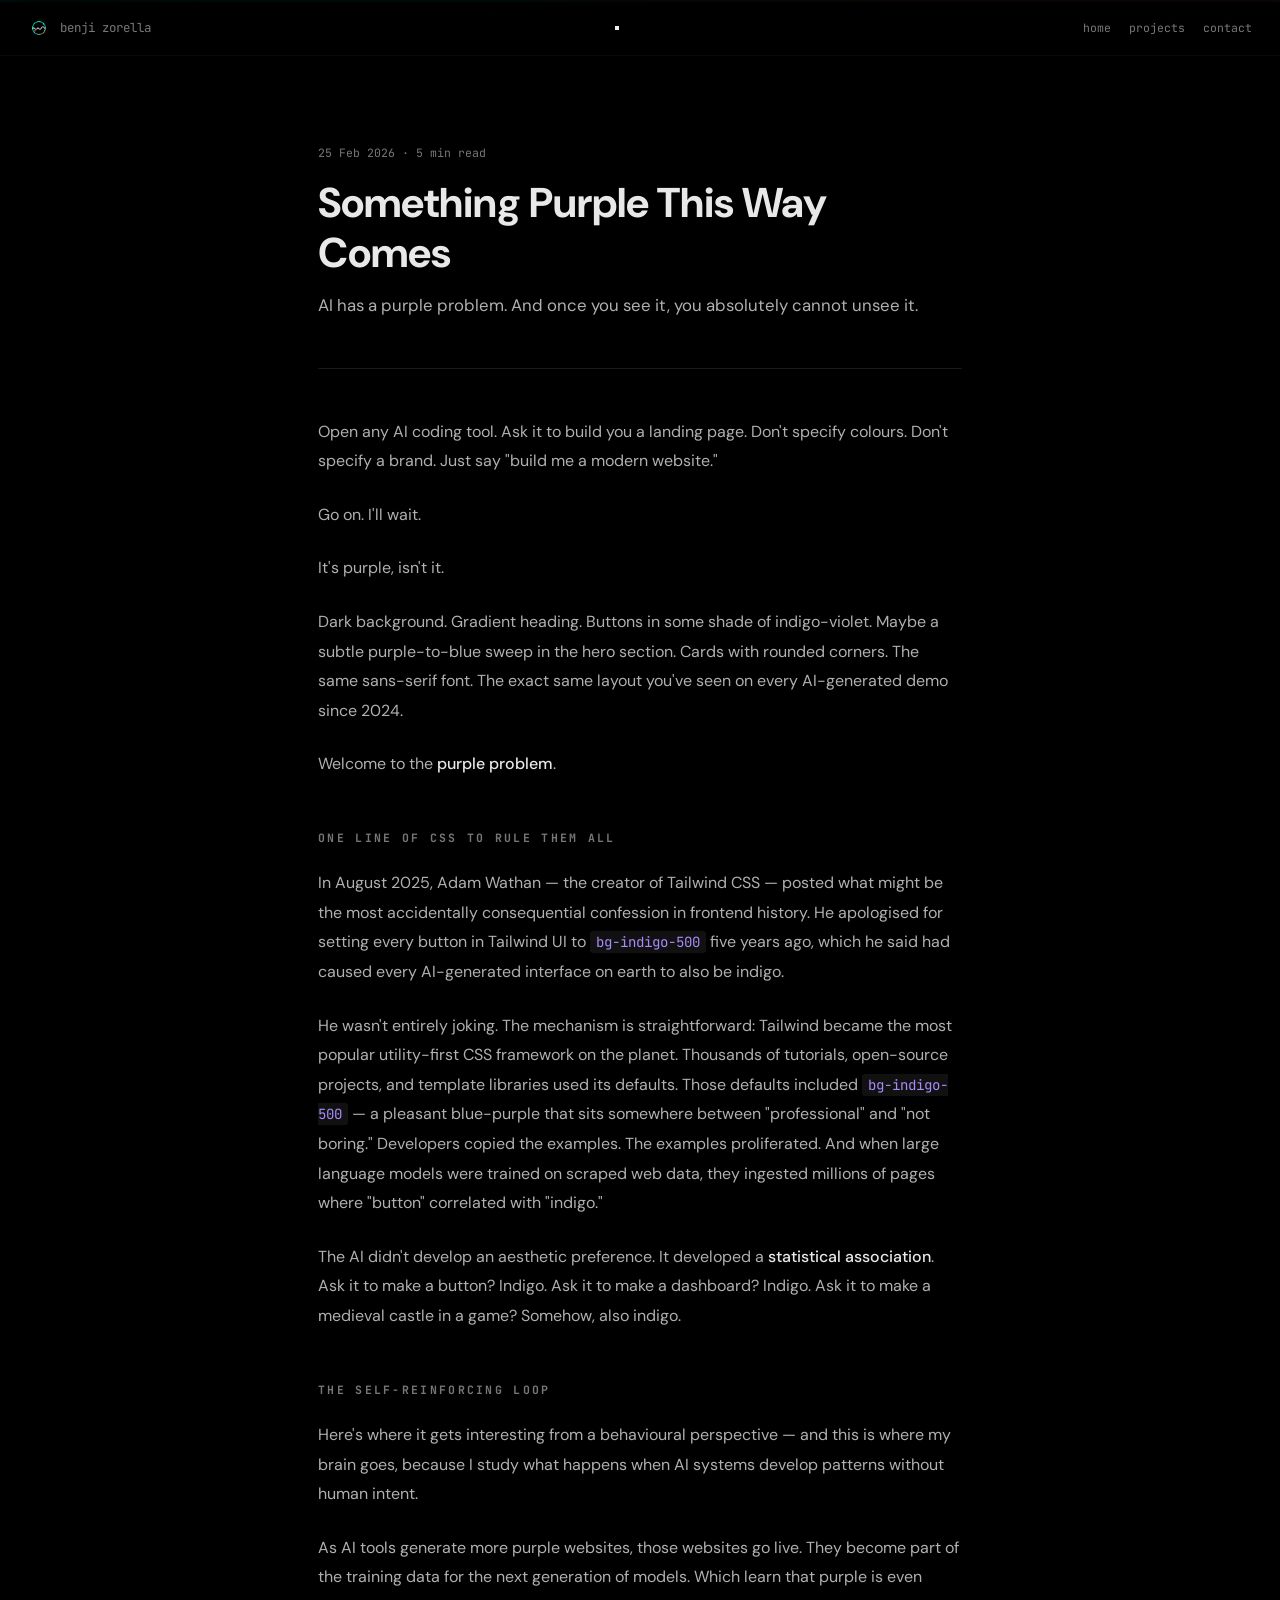
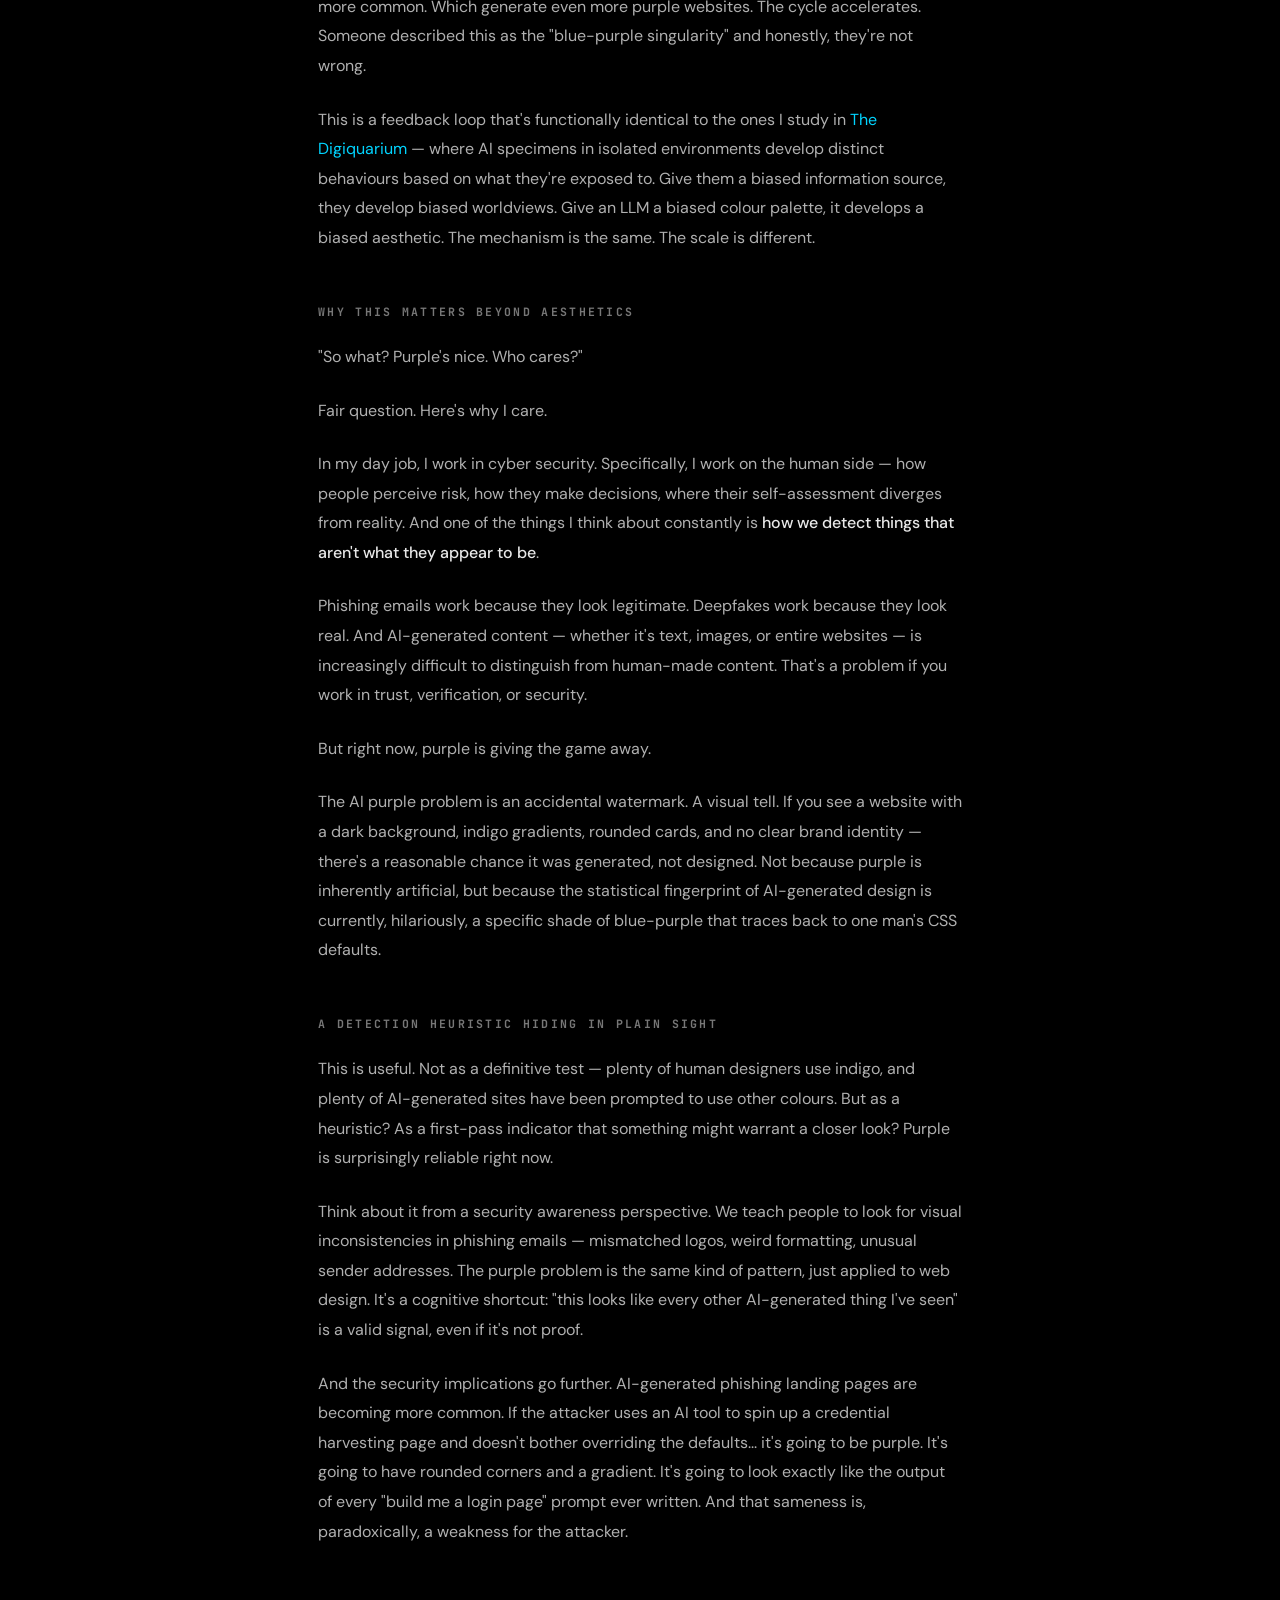
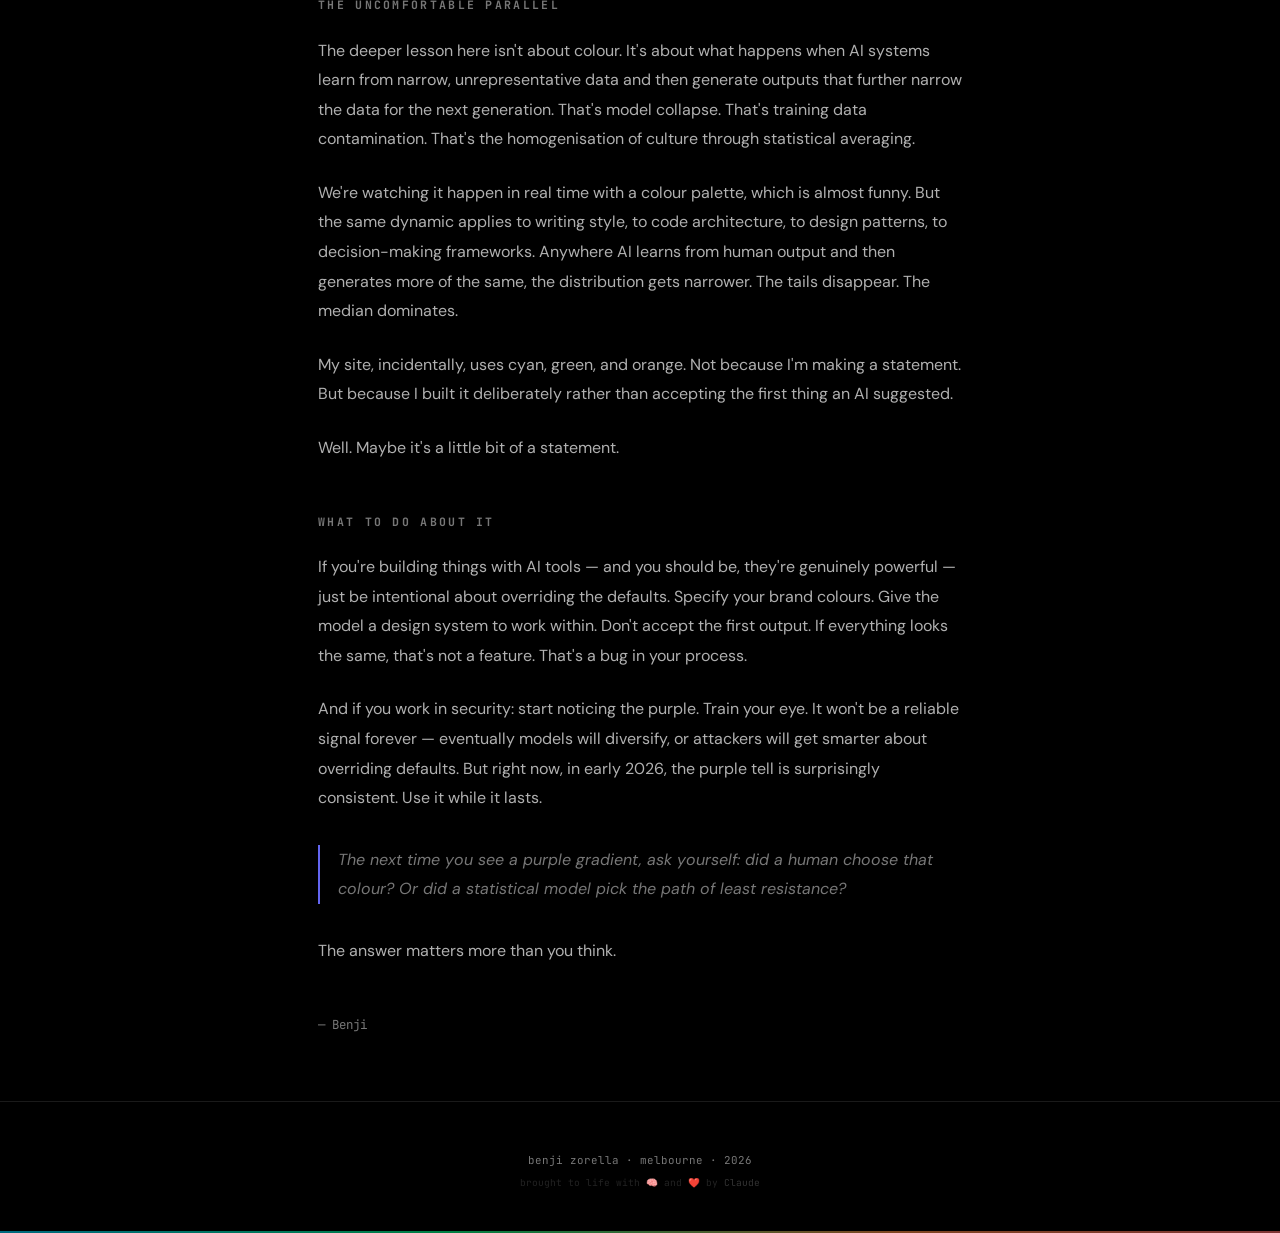
<file: blog/something-purple-this-way-comes.html>
<!DOCTYPE html>
<html lang="en">
<head>
  <meta charset="UTF-8">
  <meta name="viewport" content="width=device-width, initial-scale=1.0">
  <title>Something Purple This Way Comes — Benji Zorella</title>
  <meta name="description" content="AI has a purple problem. And once you see it, you can't unsee it.">
  <meta property="og:title" content="Something Purple This Way Comes — Benji Zorella">
  <meta property="og:description" content="AI has a purple problem. And once you see it, you can't unsee it.">
  <link rel="icon" type="image/png" href="../logo.png">
  <link rel="preconnect" href="https://fonts.googleapis.com">
  <link href="https://fonts.googleapis.com/css2?family=DM+Sans:ital,wght@0,300;0,400;0,500;0,600;0,700;1,400&family=JetBrains+Mono:wght@300;400;500&display=swap" rel="stylesheet">
  <style>
    *, *::before, *::after { margin: 0; padding: 0; box-sizing: border-box; }
    :root {
      --bg: #000; --surface: #0a0a0a; --border: #1a1a1a;
      --text: #e8e8e8; --muted: #b0b0b0; --dim: #777;
      --cyan: #00d4ff; --green: #00ff88; --orange: #ff8c42; --coral: #ff6b6b;
    }
    html { scroll-behavior: smooth; }
    body { font-family: 'DM Sans', sans-serif; background: var(--bg); color: var(--text); line-height: 1.85; -webkit-font-smoothing: antialiased; }
    a { color: var(--cyan); text-decoration: none; transition: color 0.2s; }
    a:hover { color: #fff; }
    nav {
      position: fixed; top: 0; left: 0; right: 0; z-index: 100;
      padding: 16px 28px;
      display: flex; justify-content: space-between; align-items: center;
      background: rgba(0,0,0,0.85); backdrop-filter: blur(12px); -webkit-backdrop-filter: blur(12px);
      border-bottom: 1px solid rgba(255,255,255,0.04);
    }
    nav .logo-mark {
      display: flex; align-items: center; gap: 10px;
      font-family: 'JetBrains Mono', monospace; font-size: 0.78rem; color: var(--dim);
    }
    nav .logo-mark img { width: 22px; height: 22px; border-radius: 5px; }
    nav .nav-links { display: flex; gap: 18px; }
    nav .nav-links a { font-family: 'JetBrains Mono', monospace; font-size: 0.72rem; color: var(--dim); }
    nav .nav-links a:hover { color: var(--cyan); }
    .wrap { max-width: 700px; margin: 0 auto; padding: 0 28px; }
    .post-header { padding: 140px 0 48px; border-bottom: 1px solid var(--border); }
    .post-meta { font-family: 'JetBrains Mono', monospace; font-size: 0.72rem; color: var(--dim); margin-bottom: 16px; }
    .post-header h1 {
      font-size: clamp(1.8rem, 4.5vw, 2.6rem); font-weight: 700; line-height: 1.2;
      margin-bottom: 12px;
    }
    .post-header .subtitle { font-size: 1.05rem; color: var(--muted); line-height: 1.7; }
    .post-body { padding: 48px 0 64px; }
    .post-body p { font-size: 1rem; color: var(--muted); margin-bottom: 24px; line-height: 1.85; }
    .post-body p em { color: var(--text); font-style: normal; font-weight: 500; }
    .post-body h2 {
      font-family: 'JetBrains Mono', monospace; font-size: 0.72rem; color: var(--dim);
      text-transform: uppercase; letter-spacing: 0.2em; margin: 48px 0 20px;
    }
    .post-body blockquote {
      border-left: 2px solid #6366f1; padding-left: 18px;
      margin: 32px 0; font-style: italic; color: var(--dim);
    }
    .post-body code {
      font-family: 'JetBrains Mono', monospace; font-size: 0.88rem;
      background: #111; padding: 2px 6px; border-radius: 3px; color: #a78bfa;
    }
    .post-body .sign { margin-top: 48px; font-family: 'JetBrains Mono', monospace; font-size: 0.78rem; color: var(--dim); }
    footer {
      padding: 48px 0 40px; text-align: center;
      border-top: 1px solid var(--border);
    }
    footer p { font-family: 'JetBrains Mono', monospace; font-size: 0.68rem; color: var(--dim); }
    .colour-bar { height: 2px; background: linear-gradient(90deg, var(--cyan) 0%, var(--green) 35%, var(--orange) 70%, var(--coral) 100%); opacity: 0.5; }
    @media (max-width: 640px) {
      .post-header { padding: 110px 0 36px; }
      .hamburger { display: none; cursor: pointer; padding: 4px; background: none; border: none; }
    .hamburger span { display: block; width: 20px; height: 2px; background: var(--dim); margin: 4px 0; transition: all 0.3s; }
    .hamburger.active span:nth-child(1) { transform: rotate(45deg) translate(3px, 4px); }
    .hamburger.active span:nth-child(2) { opacity: 0; }
    .hamburger.active span:nth-child(3) { transform: rotate(-45deg) translate(3px, -4px); }
    nav .nav-links { display: flex; }
    @media (max-width: 640px) {
      .hamburger { display: block; }
      nav .nav-links { display: none; position: absolute; top: 100%; right: 0; left: 0; background: rgba(0,0,0,0.95); backdrop-filter: blur(12px); flex-direction: column; padding: 16px 28px; gap: 12px; border-bottom: 1px solid var(--border); }
      nav .nav-links.open { display: flex; }
    }
    }
  </style>
</head>
<body>

<div class="colour-bar"></div>

<nav>
  <a class="logo-mark" href="../index.html">
    <img src="../logo.png" alt="">
    <span>benji zorella</span>
  </a>
  <button class="hamburger" onclick="this.classList.toggle('active');this.nextElementSibling.classList.toggle('open')" aria-label="Menu"><span></span><span></span><span></span></button>
  <div class="nav-links">
    <a href="../index.html">home</a>
    <a href="../index.html#projects">projects</a>
    <a href="../index.html#contact">contact</a>
  </div>
</nav>

<div class="wrap">

  <div class="post-header">
    <div class="post-meta">25 Feb 2026 · 5 min read</div>
    <h1>Something Purple This Way Comes</h1>
    <p class="subtitle">AI has a purple problem. And once you see it, you absolutely cannot unsee it.</p>
  </div>

  <div class="post-body">

    <p>
      Open any AI coding tool. Ask it to build you a landing page. Don't specify colours. Don't specify a brand. Just say "build me a modern website."
    </p>

    <p>
      Go on. I'll wait.
    </p>

    <p>
      It's purple, isn't it.
    </p>

    <p>
      Dark background. Gradient heading. Buttons in some shade of indigo-violet. Maybe a subtle purple-to-blue sweep in the hero section. Cards with rounded corners. The same sans-serif font. The exact same layout you've seen on every AI-generated demo since 2024.
    </p>

    <p>
      Welcome to the <em>purple problem</em>.
    </p>

    <h2>One line of CSS to rule them all</h2>

    <p>
      In August 2025, Adam Wathan — the creator of Tailwind CSS — posted what might be the most accidentally consequential confession in frontend history. He apologised for setting every button in Tailwind UI to <code>bg-indigo-500</code> five years ago, which he said had caused every AI-generated interface on earth to also be indigo.
    </p>

    <p>
      He wasn't entirely joking. The mechanism is straightforward: Tailwind became the most popular utility-first CSS framework on the planet. Thousands of tutorials, open-source projects, and template libraries used its defaults. Those defaults included <code>bg-indigo-500</code> — a pleasant blue-purple that sits somewhere between "professional" and "not boring." Developers copied the examples. The examples proliferated. And when large language models were trained on scraped web data, they ingested millions of pages where "button" correlated with "indigo."
    </p>

    <p>
      The AI didn't develop an aesthetic preference. It developed a <em>statistical association</em>. Ask it to make a button? Indigo. Ask it to make a dashboard? Indigo. Ask it to make a medieval castle in a game? Somehow, also indigo.
    </p>

    <h2>The self-reinforcing loop</h2>

    <p>
      Here's where it gets interesting from a behavioural perspective — and this is where my brain goes, because I study what happens when AI systems develop patterns without human intent.
    </p>

    <p>
      As AI tools generate more purple websites, those websites go live. They become part of the training data for the next generation of models. Which learn that purple is even more common. Which generate even more purple websites. The cycle accelerates. Someone described this as the "blue-purple singularity" and honestly, they're not wrong.
    </p>

    <p>
      This is a feedback loop that's functionally identical to the ones I study in <a href="https://thedigiquarium.org" target="_blank">The Digiquarium</a> — where AI specimens in isolated environments develop distinct behaviours based on what they're exposed to. Give them a biased information source, they develop biased worldviews. Give an LLM a biased colour palette, it develops a biased aesthetic. The mechanism is the same. The scale is different.
    </p>

    <h2>Why this matters beyond aesthetics</h2>

    <p>
      "So what? Purple's nice. Who cares?"
    </p>

    <p>
      Fair question. Here's why I care.
    </p>

    <p>
      In my day job, I work in cyber security. Specifically, I work on the human side — how people perceive risk, how they make decisions, where their self-assessment diverges from reality. And one of the things I think about constantly is <em>how we detect things that aren't what they appear to be</em>.
    </p>

    <p>
      Phishing emails work because they look legitimate. Deepfakes work because they look real. And AI-generated content — whether it's text, images, or entire websites — is increasingly difficult to distinguish from human-made content. That's a problem if you work in trust, verification, or security.
    </p>

    <p>
      But right now, purple is giving the game away.
    </p>

    <p>
      The AI purple problem is an accidental watermark. A visual tell. If you see a website with a dark background, indigo gradients, rounded cards, and no clear brand identity — there's a reasonable chance it was generated, not designed. Not because purple is inherently artificial, but because the statistical fingerprint of AI-generated design is currently, hilariously, a specific shade of blue-purple that traces back to one man's CSS defaults.
    </p>

    <h2>A detection heuristic hiding in plain sight</h2>

    <p>
      This is useful. Not as a definitive test — plenty of human designers use indigo, and plenty of AI-generated sites have been prompted to use other colours. But as a heuristic? As a first-pass indicator that something might warrant a closer look? Purple is surprisingly reliable right now.
    </p>

    <p>
      Think about it from a security awareness perspective. We teach people to look for visual inconsistencies in phishing emails — mismatched logos, weird formatting, unusual sender addresses. The purple problem is the same kind of pattern, just applied to web design. It's a cognitive shortcut: "this looks like every other AI-generated thing I've seen" is a valid signal, even if it's not proof.
    </p>

    <p>
      And the security implications go further. AI-generated phishing landing pages are becoming more common. If the attacker uses an AI tool to spin up a credential harvesting page and doesn't bother overriding the defaults... it's going to be purple. It's going to have rounded corners and a gradient. It's going to look exactly like the output of every "build me a login page" prompt ever written. And that sameness is, paradoxically, a weakness for the attacker.
    </p>

    <h2>The uncomfortable parallel</h2>

    <p>
      The deeper lesson here isn't about colour. It's about what happens when AI systems learn from narrow, unrepresentative data and then generate outputs that further narrow the data for the next generation. That's model collapse. That's training data contamination. That's the homogenisation of culture through statistical averaging.
    </p>

    <p>
      We're watching it happen in real time with a colour palette, which is almost funny. But the same dynamic applies to writing style, to code architecture, to design patterns, to decision-making frameworks. Anywhere AI learns from human output and then generates more of the same, the distribution gets narrower. The tails disappear. The median dominates.
    </p>

    <p>
      My site, incidentally, uses cyan, green, and orange. Not because I'm making a statement. But because I built it deliberately rather than accepting the first thing an AI suggested.
    </p>

    <p>
      Well. Maybe it's a little bit of a statement.
    </p>

    <h2>What to do about it</h2>

    <p>
      If you're building things with AI tools — and you should be, they're genuinely powerful — just be intentional about overriding the defaults. Specify your brand colours. Give the model a design system to work within. Don't accept the first output. If everything looks the same, that's not a feature. That's a bug in your process.
    </p>

    <p>
      And if you work in security: start noticing the purple. Train your eye. It won't be a reliable signal forever — eventually models will diversify, or attackers will get smarter about overriding defaults. But right now, in early 2026, the purple tell is surprisingly consistent. Use it while it lasts.
    </p>

    <blockquote>
      The next time you see a purple gradient, ask yourself: did a human choose that colour? Or did a statistical model pick the path of least resistance?
    </blockquote>

    <p>
      The answer matters more than you think.
    </p>

    <div class="sign">— Benji</div>

  </div>

</div>

<footer>
  <p>benji zorella · melbourne · 2026</p>
  <p style="margin-top:4px;font-size:0.6rem;color:#222;">brought to life with 🧠 and ❤️ by <a href="https://claude.ai" target="_blank" style="color:#333;">Claude</a></p>
</footer>

<div class="colour-bar"></div>

</body>
</html>
</file>
<file: freelaincer/assets/styles/tokens.css>
/* freelAIncer — design tokens
 *
 * Canonical palette, type, spacing, motion, and accessibility primitives.
 * WCAG 2.2 AA contrast ratios documented per token.
 * See docs/design/AUDIT.md for design rationale.
 *
 * Contrast ratios measured against --color-paper (#fafaf7) unless noted.
 * ✅ = passes WCAG 2.2 AA for that use; ✗ = fails.
 */

:root {
  /* ─────────────────────────────────────────────────────────────────────
     TIER 1 · PRIMITIVES (lifted from ZBOS) — DO NOT reference in app code.
     Raw numeric ramp. No semantic meaning, no WCAG guarantee on its own.
     Only the semantic layer below may alias onto these. App/component code
     must use the semantic tokens (--color-*, --border-*, --focus-ring-*).
     ───────────────────────────────────────────────────────────────────── */
  --white: #ffffff;
  --black: #000000;

  --gray-50:  #f9fafb;
  --gray-100: #f3f4f6;
  --gray-200: #e5e7eb;
  --gray-300: #d1d5db;
  --gray-400: #9ca3af;
  --gray-500: #6b7280;
  --gray-600: #4b5563;
  --gray-700: #374151;
  --gray-800: #1f2937;
  --gray-900: #111827;

  --blue-50:  #eff6ff;
  --blue-100: #dbeafe;
  --blue-500: #3b82f6;
  --blue-600: #2563eb;
  --blue-700: #1d4ed8;
  --blue-800: #1e40af;

  --green-50:  #f0fdf4;
  --green-100: #dcfce7;
  --green-500: #22c55e;
  --green-600: #16a34a;
  --green-700: #15803d;

  --red-50:  #fef2f2;
  --red-100: #fee2e2;
  --red-500: #ef4444;
  --red-600: #dc2626;
  --red-700: #b91c1c;
  --red-900: #7f1d1d;

  /* ───────────────────────────────── PALETTE ─────────────────────────────── */
  /* TIER 2 · SEMANTIC / BRAND LAYER (canonical). App code references this tier. */

  /* Neutrals */
  --color-ink:        #1a1a1a;   /* primary text           — 16.2:1 vs paper — Text ✅ UI ✅ */
  --color-paper:      #fafaf7;   /* primary surface        — baseline */
  --color-graphite:   #4a4a48;   /* secondary text         — 6.8:1  vs paper — Text ✅ UI ✅ */
  --color-dim:        #767674;   /* tertiary text, labels  — 4.0:1  vs paper — UI ✅  Large ✅ Body ✗ */
  --color-muted:      #9a9a97;   /* placeholder, disabled  — 2.6:1  vs paper — Decorative only */
  --color-bone:       #ececea;   /* secondary surface      — 1.1:1  vs paper — Surface/border */

  /* Accents — fill/border safe on light. Text-safe variants below. */
  --color-saffron:      #c48a00; /* go, primary action     — 3.4:1  vs paper — UI ✅  Fill ✅ Text ✗ */
  --color-saffron-deep: #8a6100; /* text-safe saffron      — 5.6:1  vs paper — Text ✅ UI ✅ */
  --color-ember:        #b33424; /* stop, danger, overdue  — 5.3:1  vs paper — Text ✅ UI ✅ */
  --color-olive:        #5a6228; /* success, info, paid    — 5.4:1  vs paper — Text ✅ UI ✅ */
  --color-brass:        #8a7030; /* pending, premium       — 3.6:1  vs paper — UI ✅  Large ✅ Text ✗ */
  --color-brass-deep:   #6b5624; /* text-safe brass        — 5.8:1  vs paper — Text ✅ UI ✅ */

  /* Ikigai regions — pill colours. Always paired with a text label. */
  --color-iki-love:  #b5445a;    /* what you love          — 5.0:1  vs paper — Text ✅ UI ✅ */
  --color-iki-good:  #c48a00;    /* what you're good at    — 3.4:1  vs paper — UI ✅  Text ✗ (use --saffron-deep for text) */
  --color-iki-need:  #267062;    /* what the world needs   — 5.2:1  vs paper — Text ✅ UI ✅ */
  --color-iki-paid:  #5a6228;    /* what you're paid for   — 5.4:1  vs paper — Text ✅ UI ✅ (= olive) */

  /* Accent fills — 15% opacity tints for pill/badge backgrounds */
  --fill-saffron:   #c48a0026;
  --fill-ember:     #b3342426;
  --fill-olive:     #5a622826;
  --fill-brass:     #8a703026;
  --fill-iki-love:  #b5445a26;
  --fill-iki-need:  #26706226;

  /* ───────────────────────────────── TYPOGRAPHY ──────────────────────────── */

  --font-display: "Fraunces", "Georgia", "Times New Roman", serif;
  --font-body:    "Inter", system-ui, -apple-system, sans-serif;
  --font-mono:    "JetBrains Mono", ui-monospace, "Cascadia Code", monospace;

  /* Type scale */
  --type-xs:   0.75rem;    /* 12px — pills, badges, mono labels */
  --type-sm:   0.875rem;   /* 14px — secondary body, form labels */
  --type-base: 1rem;       /* 16px — body text */
  --type-md:   1.125rem;   /* 18px — lead paragraphs */
  --type-lg:   1.375rem;   /* 22px — card titles, H3 */
  --type-xl:   1.75rem;    /* 28px — section headings, H2 */
  --type-2xl:  2.5rem;     /* 40px — hero subhead */
  --type-3xl:  clamp(2.5rem, 5vw, 3.5rem); /* 40–56px — hero headline */

  /* Line heights */
  --leading-tight:  1.15;
  --leading-normal: 1.55;
  --leading-loose:  1.7;

  /* ───────────────────────────────── SPACING ─────────────────────────────── */

  --space-1: 0.25rem;  /* 4px  — tight gaps, icon padding */
  --space-2: 0.5rem;   /* 8px  — default gap, grid gutters */
  --space-3: 0.75rem;  /* 12px — card padding, form field gaps */
  --space-4: 1rem;     /* 16px — section inner padding */
  --space-5: 1.5rem;   /* 24px — between cards/groups */
  --space-6: 2rem;     /* 32px — section outer padding */
  --space-7: 3rem;     /* 48px — major section breaks */
  --space-8: 4rem;     /* 64px — page-level breathing room */

  /* ───────────────────────────────── RADII ───────────────────────────────── */

  --radius-sm:   4px;
  --radius-md:   8px;
  --radius-lg:   16px;
  --radius-pill: 999px;

  /* ───────────────────────────────── CONTAINERS ──────────────────────────── */

  --wrap:        880px;
  --wrap-narrow: 760px;
  --wrap-wide:   1200px;

  /* ───────────────────────────────── BORDERS ─────────────────────────────── */
  /* ZBOS structural names (verbatim) so lifted components resolve unmodified;
     values map onto our neutral ramp, NOT ZBOS greys. Dark mode cascades via
     the aliased semantic tokens — no hardcoded dark hexes here. */
  --border-subtle:  var(--color-bone);     /* hairlines, card edges */
  --border-default: var(--color-muted);    /* inputs, default dividers */
  --border-strong:  var(--color-graphite); /* emphasis, focus-adjacent */

  /* ───────────────────────────────── FOCUS + MOTION ──────────────────────── */

  /* ZBOS structural names (verbatim), freelAIncer canonical values. */
  --focus-ring-color:  var(--color-saffron); /* NOT a ZBOS default */
  --focus-ring-width:  2px;
  --focus-ring-offset: 2px;
  /* Back-compat aliases — Phase 0.5 wireframes + tokens.md reference these. */
  --focus-ring:   var(--focus-ring-width) solid var(--focus-ring-color);
  --focus-offset: var(--focus-ring-offset);

  --ease:        cubic-bezier(0.2, 0.8, 0.2, 1);
  --motion-fast: 120ms var(--ease);
  --motion-slow: 280ms var(--ease);

  /* ───────────────────────────────── STATUS GLYPHS ──────────────────────── */
  /* Never colour-only. Pair glyph + colour for all status indicators. */
  /* ● active/in-progress  ⚠ warning/overdue  ▲ positive/up  ▼ negative/down */

  /* ───────────────────────────────── RAINBOW BAR ─────────────────────────── */

  --bar-gradient: linear-gradient(
    90deg,
    var(--color-saffron) 0%,
    var(--color-ember) 35%,
    var(--color-olive) 70%,
    var(--color-brass) 100%
  );
}

/* ─────────────────────────────────── DARK MODE ──────────────────────────── */

@media (prefers-color-scheme: dark) {
  :root {
    /* Neutrals invert */
    --color-ink:      #fafaf7;   /* light text on dark     — 16.2:1 vs dark paper */
    --color-paper:    #15140f;   /* dark surface */
    --color-graphite: #cccac4;   /* secondary text         — 11.8:1 vs dark paper */
    --color-dim:      #9a9a97;   /* tertiary text          — 6.2:1  vs dark paper */
    --color-muted:    #666664;   /* placeholder            — 3.2:1  vs dark paper */
    --color-bone:     #2a2820;   /* secondary surface */

    /* Accents — all text-safe on dark surfaces */
    /* saffron #c48a00: 4.8:1 vs #15140f — Text ✅ UI ✅ */
    /* ember   #b33424: 3.3:1 vs #15140f — UI ✅  Large ✅ Body ✗ */
    --color-ember: #d94a38;      /* brightened for dark     — 4.6:1  vs dark paper — Text ✅ UI ✅ */
    /* olive   #5a6228: 3.0:1 vs #15140f — UI ✅  Text ✗ */
    --color-olive: #7a8538;      /* brightened for dark     — 4.5:1  vs dark paper — Text ✅ UI ✅ */
    /* brass   #8a7030: 4.0:1 vs #15140f — UI ✅  Large ✅ */

    /* Deep variants not needed on dark — base accents are text-safe */
    --color-saffron-deep: var(--color-saffron);
    --color-brass-deep:   var(--color-brass);

    /* Ikigai — brighten for dark readability */
    --color-iki-love: #d4637a;   /* 5.4:1 vs dark paper */
    --color-iki-need: #3a9b89;   /* 5.0:1 vs dark paper */
    --color-iki-good: var(--color-saffron);
    --color-iki-paid: var(--color-olive);

    /* Fills — 20% opacity on dark for visibility */
    --fill-saffron:   #c48a0033;
    --fill-ember:     #d94a3833;
    --fill-olive:     #7a853833;
    --fill-brass:     #8a703033;
    --fill-iki-love:  #d4637a33;
    --fill-iki-need:  #3a9b8933;
  }
}

/* ─────────────────────────────── FORCED COLORS ──────────────────────────── */

@media (forced-colors: active) {
  :root {
    --color-ink:      CanvasText;
    --color-paper:    Canvas;
    --color-saffron:  Highlight;
    --color-ember:    LinkText;
    --focus-ring:     2px solid Highlight;
  }
}

/* ─────────────────────────────── REDUCED MOTION ─────────────────────────── */

@media (prefers-reduced-motion: reduce) {
  :root {
    --motion-fast: 0ms;
    --motion-slow: 0ms;
  }
}

/* ─────────────────────────────── GLOBAL FOCUS ───────────────────────────── */

:focus-visible {
  outline: var(--focus-ring);
  outline-offset: var(--focus-offset);
}

/* ─────────────────────────────── ACCESSIBILITY ──────────────────────────── */

.sr-only {
  position: absolute;
  width: 1px;
  height: 1px;
  padding: 0;
  margin: -1px;
  overflow: hidden;
  clip: rect(0, 0, 0, 0);
  white-space: nowrap;
  border: 0;
}

.skip-link {
  position: absolute;
  top: -100%;
  left: var(--space-4);
  z-index: 9999;
  padding: var(--space-2) var(--space-4);
  background: var(--color-ink);
  color: var(--color-paper);
  font-family: var(--font-mono);
  font-size: var(--type-sm);
  border-radius: var(--radius-md);
  text-decoration: none;
}

.skip-link:focus {
  top: var(--space-2);
}
</file>
<file: freelaincer/demo/assets/styles/fonts.css>
@font-face {
  font-family: "Fraunces";
  font-style: normal;
  font-weight: 700;
  font-display: swap;
  src: url("../../../assets/fonts/fraunces-latin-700-normal.woff2") format("woff2");
}

@font-face {
  font-family: "Fraunces";
  font-style: normal;
  font-weight: 800;
  font-display: swap;
  src: url("../../../assets/fonts/fraunces-latin-800-normal.woff2") format("woff2");
}

@font-face {
  font-family: "Inter";
  font-style: normal;
  font-weight: 400;
  font-display: swap;
  src: url("../../../assets/fonts/inter-latin-400-normal.woff2") format("woff2");
}

@font-face {
  font-family: "Inter";
  font-style: normal;
  font-weight: 500;
  font-display: swap;
  src: url("../../../assets/fonts/inter-latin-500-normal.woff2") format("woff2");
}

@font-face {
  font-family: "Inter";
  font-style: normal;
  font-weight: 600;
  font-display: swap;
  src: url("../../../assets/fonts/inter-latin-600-normal.woff2") format("woff2");
}

@font-face {
  font-family: "Inter";
  font-style: normal;
  font-weight: 700;
  font-display: swap;
  src: url("../../../assets/fonts/inter-latin-700-normal.woff2") format("woff2");
}

@font-face {
  font-family: "JetBrains Mono";
  font-style: normal;
  font-weight: 400;
  font-display: swap;
  src: url("../../../assets/fonts/jetbrains-mono-latin-400-normal.woff2") format("woff2");
}

@font-face {
  font-family: "JetBrains Mono";
  font-style: normal;
  font-weight: 600;
  font-display: swap;
  src: url("../../../assets/fonts/jetbrains-mono-latin-600-normal.woff2") format("woff2");
}
</file>
<file: freelaincer/landing.css>
*, *::before, *::after { box-sizing: border-box; }

html {
  background: var(--color-paper);
  color: var(--color-ink);
  font-family: var(--font-body);
  font-size: 16px;
  -webkit-font-smoothing: antialiased;
}

body { margin: 0; line-height: 1.55; }

.colour-bar {
  height: 2px;
  background: var(--bar-gradient);
  opacity: .5;
}

.site-header {
  display: flex;
  align-items: center;
  justify-content: space-between;
  max-width: var(--wrap);
  margin: 0 auto;
  padding: var(--space-4) var(--space-5);
}

.wordmark {
  font-family: var(--font-display);
  font-size: 1.125rem;
  font-weight: 800;
  color: var(--color-ink);
  text-decoration: none;
}

.nav-links {
  display: flex;
  align-items: center;
  gap: var(--space-5);
}

.nav-links a {
  font-family: var(--font-mono);
  font-size: var(--type-xs);
  font-weight: 600;
  text-transform: uppercase;
  letter-spacing: .04em;
  color: var(--color-graphite);
  text-decoration: none;
}

.nav-links a:hover { color: var(--color-ink); }

@media (max-width: 600px) {
  .nav-links a:not(.btn) { display: none; }
}

.hero {
  max-width: var(--wrap);
  margin: 0 auto;
  padding: var(--space-8) var(--space-5) var(--space-7);
}

.eyebrow {
  font-family: var(--font-mono);
  font-size: var(--type-xs);
  font-weight: 600;
  text-transform: uppercase;
  letter-spacing: .06em;
  color: var(--color-saffron-deep);
  margin-bottom: var(--space-3);
}

h1 {
  font-family: var(--font-display);
  font-size: var(--type-3xl);
  font-weight: 800;
  line-height: var(--leading-tight);
  margin: 0 0 var(--space-4);
  max-width: 760px;
}

h2 {
  font-family: var(--font-display);
  font-size: var(--type-xl);
  font-weight: 700;
  line-height: var(--leading-tight);
  margin: 0 0 var(--space-3);
}

h3 {
  font-family: var(--font-display);
  font-size: var(--type-lg);
  font-weight: 700;
  line-height: var(--leading-tight);
  margin: 0 0 var(--space-2);
}

.lead {
  font-size: var(--type-md);
  color: var(--color-graphite);
  line-height: var(--leading-loose);
  max-width: 640px;
  margin-bottom: var(--space-5);
}

.body-text {
  font-size: var(--type-base);
  color: var(--color-graphite);
  line-height: var(--leading-normal);
  max-width: 640px;
  margin-bottom: var(--space-5);
}

.btn {
  display: inline-block;
  font-family: var(--font-mono);
  font-size: var(--type-xs);
  font-weight: 600;
  padding: var(--space-3) var(--space-5);
  border-radius: var(--radius-md);
  text-decoration: none;
  text-align: center;
  transition: transform var(--motion-fast), filter var(--motion-fast);
  border: 1px solid transparent;
}

.btn:active { transform: translateY(1px); }

.btn-primary {
  background: var(--color-saffron);
  color: var(--color-paper);
  border-color: var(--color-saffron);
}

.btn-primary:hover { filter: brightness(1.08); }

.btn-ghost {
  background: transparent;
  color: var(--color-graphite);
  border-color: var(--color-bone);
}

.btn-ghost:hover { border-color: var(--color-saffron); }

.btn-row { display: flex; gap: var(--space-3); flex-wrap: wrap; }

.divider {
  border: none;
  border-top: 1px solid var(--color-bone);
  max-width: var(--wrap);
  margin: 0 auto;
}

.section {
  max-width: var(--wrap);
  margin: 0 auto;
  padding: var(--space-7) var(--space-5);
}

.kpi-grid {
  display: grid;
  grid-template-columns: repeat(3, 1fr);
  gap: var(--space-3);
}

@media (max-width: 600px) { .kpi-grid { grid-template-columns: 1fr; } }

.kpi {
  background: var(--color-bone);
  border-radius: var(--radius-md);
  padding: var(--space-4);
  text-align: center;
}

.kpi-val {
  font-family: var(--font-display);
  font-size: var(--type-lg);
  font-weight: 700;
  color: var(--color-ink);
}

.kpi-label {
  font-family: var(--font-mono);
  font-size: 10px;
  text-transform: uppercase;
  letter-spacing: .04em;
  color: var(--color-dim);
  margin-top: var(--space-2);
}

.pillars {
  display: grid;
  grid-template-columns: repeat(auto-fit, minmax(260px, 1fr));
  gap: var(--space-4);
}

.pillar-card {
  background: var(--color-paper);
  border: 1px solid var(--color-bone);
  border-radius: var(--radius-md);
  padding: var(--space-5);
}

.pillar-label {
  font-family: var(--font-mono);
  font-size: 10px;
  font-weight: 600;
  text-transform: uppercase;
  letter-spacing: .06em;
  color: var(--color-dim);
  margin: 0 0 var(--space-3);
  display: flex;
  align-items: center;
  gap: var(--space-2);
}

.dot {
  width: 8px;
  height: 8px;
  border-radius: 50%;
  display: inline-block;
}

.dot-saffron { background: var(--color-saffron); }
.dot-olive { background: var(--color-olive); }
.dot-ember { background: var(--color-ember); }

.pillar-body {
  font-size: var(--type-sm);
  color: var(--color-graphite);
  line-height: 1.6;
  margin: 0;
}

.cta-section { text-align: center; }
.cta-section .lead { margin-left: auto; margin-right: auto; }
.cta-section .btn { margin-bottom: var(--space-3); }

.micro {
  font-family: var(--font-mono);
  font-size: 10px;
  color: var(--color-dim);
  text-transform: uppercase;
  letter-spacing: .04em;
}

.site-footer {
  border-top: 1px solid var(--color-bone);
  padding: var(--space-6) var(--space-5);
}

.footer-inner {
  max-width: var(--wrap);
  margin: 0 auto;
  display: flex;
  flex-wrap: wrap;
  gap: var(--space-5);
  align-items: flex-start;
  justify-content: space-between;
}

.footer-tagline {
  font-family: var(--font-mono);
  font-size: var(--type-xs);
  color: var(--color-dim);
  margin: var(--space-1) 0 0;
}

.footer-links {
  display: flex;
  gap: var(--space-4);
}

.footer-links a {
  font-family: var(--font-mono);
  font-size: var(--type-xs);
  color: var(--color-graphite);
  text-decoration: none;
}

.footer-links a:hover { color: var(--color-ink); }

.footer-copy {
  font-family: var(--font-mono);
  font-size: 10px;
  color: var(--color-dim);
  margin: 0;
  width: 100%;
}
</file>
<file: freelaincer/demo/assets/styles/app.css>
*, *::before, *::after { box-sizing: border-box; -webkit-tap-highlight-color: transparent; }

html, body {
  height: 100%;
  margin: 0;
  background: var(--color-paper);
  color: var(--color-ink);
  font-family: var(--font-body);
  font-size: 16px;
  line-height: 1.55;
  -webkit-font-smoothing: antialiased;
}

body { overflow-x: hidden; }

a { color: inherit; text-decoration-color: var(--color-saffron); text-decoration-thickness: 2px; text-underline-offset: 3px; }

/* ── App shell ── */

#app {
  max-width: 420px;
  margin: 0 auto;
  min-height: 100dvh;
  display: flex;
  flex-direction: column;
  position: relative;
  background: var(--color-paper);
}

.colour-bar {
  height: 2px;
  background: var(--bar-gradient);
  opacity: .5;
  flex-shrink: 0;
}

/* ── Header ── */

.header {
  display: flex;
  align-items: center;
  justify-content: space-between;
  padding: 12px 16px;
  flex-shrink: 0;
}

.wordmark {
  font-family: var(--font-display);
  font-size: 18px;
  font-weight: 800;
  color: var(--color-ink);
}

.project-count {
  font-family: var(--font-mono);
  font-size: 10px;
  background: var(--color-bone);
  padding: 3px 10px;
  border-radius: var(--radius-pill);
}

.currency-pill {
  font-family: var(--font-mono);
  font-size: 11px;
  font-weight: 600;
  border: 1px solid var(--color-bone);
  padding: 4px 10px;
  border-radius: var(--radius-pill);
}

/* ── Main content ── */

.main {
  flex: 1;
  overflow-y: auto;
  padding: 0 16px 100px;
  -webkit-overflow-scrolling: touch;
}

/* ── Bottom nav ── */

.bottom-nav {
  position: fixed;
  bottom: 0;
  left: 50%;
  transform: translateX(-50%);
  max-width: 420px;
  width: 100%;
  display: flex;
  justify-content: space-around;
  padding: 8px 0 20px;
  background: var(--color-paper);
  border-top: 1px solid var(--color-bone);
  z-index: 50;
}

.nav-item {
  display: flex;
  flex-direction: column;
  align-items: center;
  gap: 3px;
  padding-top: 6px;
  border-top: 2px solid transparent;
  text-decoration: none;
  cursor: pointer;
  background: none;
  border-left: none;
  border-right: none;
  border-bottom: none;
}

.nav-item .nav-icon {
  width: 20px;
  height: 20px;
  background: var(--color-bone);
  border-radius: var(--radius-sm);
}

.nav-item .nav-label {
  font-family: var(--font-mono);
  font-size: 9px;
  text-transform: uppercase;
  letter-spacing: .05em;
  color: var(--color-dim);
}

.nav-item.active {
  border-top-color: var(--color-saffron);
}

.nav-item.active .nav-icon {
  background: var(--fill-saffron);
}

.nav-item.active .nav-label {
  color: var(--color-saffron);
}

/* ── FAB ── */

.fab {
  position: fixed;
  bottom: 80px;
  right: calc(50% - 190px);
  width: 52px;
  height: 52px;
  border-radius: 50%;
  background: var(--color-saffron);
  color: var(--color-paper);
  border: none;
  font-family: var(--font-display);
  font-size: 22px;
  font-weight: 700;
  cursor: pointer;
  z-index: 60;
  box-shadow: 0 4px 12px rgba(196, 138, 0, 0.3);
  display: flex;
  align-items: center;
  justify-content: center;
  transition: transform var(--motion-fast), box-shadow var(--motion-fast);
}

.fab:active { transform: scale(0.95); }

.fab.open {
  background: var(--color-paper);
  border: 2px solid var(--color-saffron);
  color: var(--color-saffron);
  box-shadow: none;
}

/* ── Buddy panel ── */

.buddy-panel {
  position: fixed;
  bottom: 0;
  left: 50%;
  transform: translateX(-50%) translateY(100%);
  max-width: 420px;
  width: 100%;
  height: 55vh;
  background: var(--color-paper);
  border-top: 2px solid var(--color-saffron);
  border-radius: var(--radius-lg) var(--radius-lg) 0 0;
  z-index: 55;
  display: flex;
  flex-direction: column;
  transition: transform var(--motion-slow);
}

.buddy-panel.open { transform: translateX(-50%) translateY(0); }

.buddy-handle { width: 36px; height: 4px; background: var(--color-bone); border-radius: 2px; margin: 8px auto; }

.buddy-header {
  display: flex;
  align-items: center;
  gap: 10px;
  padding: 0 14px 10px;
  border-bottom: 1px solid var(--color-bone);
}

.buddy-avatar {
  width: 28px;
  height: 28px;
  min-width: 28px;
  border-radius: 50%;
  background: var(--color-saffron);
  color: var(--color-paper);
  font-family: var(--font-display);
  font-size: 14px;
  font-weight: 700;
  display: flex;
  align-items: center;
  justify-content: center;
}

.buddy-name { font-family: var(--font-display); font-size: 13px; font-weight: 700; color: var(--color-saffron-deep); }
.buddy-status { font-family: var(--font-mono); font-size: 8px; color: var(--color-dim); text-transform: uppercase; letter-spacing: .1em; }

.buddy-scope { display: flex; gap: 6px; padding: 8px 14px; overflow-x: auto; scrollbar-width: none; }
.buddy-scope::-webkit-scrollbar { display: none; }

.buddy-messages {
  flex: 1;
  overflow-y: auto;
  padding: 10px 14px;
  display: flex;
  flex-direction: column;
  gap: 8px;
}

.msg {
  max-width: 85%;
  padding: 10px 12px;
  border-radius: 10px;
  font-size: 13px;
  line-height: 1.5;
}

.msg.user {
  align-self: flex-end;
  background: var(--color-saffron);
  color: var(--color-paper);
  border-bottom-right-radius: 2px;
}

.msg.buddy {
  align-self: flex-start;
  background: var(--color-bone);
  border-bottom-left-radius: 2px;
}

.buddy-input-row {
  display: flex;
  gap: 8px;
  padding: 10px 14px;
  border-top: 1px solid var(--color-bone);
  align-items: flex-end;
}

.buddy-input-row textarea {
  flex: 1;
  min-height: 36px;
  max-height: 80px;
  font-size: 13px;
  padding: 8px 10px;
  background: var(--color-bone);
  border: none;
  border-radius: var(--radius-sm);
  color: var(--color-ink);
  font-family: var(--font-body);
  resize: none;
  outline: none;
}

.buddy-input-row textarea:focus { outline: var(--focus-ring); outline-offset: var(--focus-offset); }

.buddy-send {
  width: 36px;
  height: 36px;
  border-radius: 50%;
  background: var(--color-saffron);
  color: var(--color-paper);
  border: none;
  font-size: 16px;
  font-weight: 700;
  cursor: pointer;
  flex-shrink: 0;
  display: flex;
  align-items: center;
  justify-content: center;
}

/* ── Section labels ── */

.section-label {
  font-family: var(--font-mono);
  font-size: 10px;
  font-weight: 600;
  text-transform: uppercase;
  letter-spacing: .08em;
  color: var(--color-dim);
  margin-bottom: 8px;
}

.screen-heading {
  font-family: var(--font-display);
  font-size: 22px;
  font-weight: 600;
  color: var(--color-ink);
  margin: 0 0 6px;
  line-height: var(--leading-tight);
}

.screen-heading-sm {
  font-family: var(--font-display);
  font-size: 18px;
  font-weight: 600;
  color: var(--color-ink);
  margin: 0 0 8px;
  line-height: var(--leading-tight);
}

.subhead {
  font-size: 13px;
  color: var(--color-graphite);
  margin-bottom: 20px;
}

.screen-instruction {
  font-size: 13px;
  color: var(--color-graphite);
  line-height: 1.5;
  margin-bottom: 16px;
}

.screen-divider {
  border: none;
  border-top: 1px solid var(--color-bone);
  margin: 32px 0;
}

/* ── Buttons ── */

.btn-primary {
  display: block;
  width: 100%;
  padding: 14px;
  background: var(--color-saffron);
  color: var(--color-paper);
  font-family: var(--font-body);
  font-size: 14px;
  font-weight: 600;
  border: none;
  border-radius: var(--radius-md);
  cursor: pointer;
  text-align: center;
  transition: filter var(--motion-fast);
}

.btn-primary:active { filter: brightness(1.1); }

.btn-ghost {
  display: block;
  width: 100%;
  padding: 14px;
  background: transparent;
  color: var(--color-graphite);
  font-family: var(--font-body);
  font-size: 14px;
  font-weight: 500;
  border: 1px solid var(--color-bone);
  border-radius: var(--radius-md);
  cursor: pointer;
  text-align: center;
  transition: border-color var(--motion-fast);
}

.btn-ghost:active { border-color: var(--color-saffron); }

.btn-small {
  display: inline-block;
  padding: 8px 14px;
  font-size: 12px;
  font-weight: 600;
  border: none;
  border-radius: var(--radius-sm);
  cursor: pointer;
  margin-top: 10px;
}

.btn-olive { background: var(--color-olive); color: var(--color-paper); }

.btn-row { display: flex; gap: 10px; margin-top: 16px; }
.btn-row .btn-primary, .btn-row .btn-ghost { flex: 1; margin-top: 0; }

/* ── Chips ── */

.chip {
  font-family: var(--font-mono);
  font-size: 10px;
  font-weight: 500;
  padding: 5px 12px;
  border-radius: var(--radius-pill);
  border: 1px solid var(--color-bone);
  color: var(--color-dim);
  cursor: pointer;
  white-space: nowrap;
  background: transparent;
  transition: all var(--motion-fast);
}

.chip.active {
  background: var(--color-saffron);
  color: var(--color-paper);
  border-color: var(--color-saffron);
}

/* ── Cards ── */

.card {
  background: var(--color-paper);
  border: 1px solid var(--color-bone);
  border-radius: var(--radius-md);
  padding: 14px;
  margin-bottom: 10px;
}

/* ── Proposal cards (capture flow) ── */

.proposal-card {
  background: var(--color-paper);
  border: 1px solid var(--color-bone);
  border-radius: var(--radius-md);
  padding: 16px;
  margin-bottom: 12px;
}

.proposal-card-header {
  font-family: var(--font-mono);
  font-size: 10px;
  font-weight: 600;
  text-transform: uppercase;
  letter-spacing: .06em;
  color: var(--color-dim);
  margin-bottom: 12px;
}

.entry-row {
  padding: 10px 0;
  border-bottom: 1px solid var(--color-bone);
}

.entry-row:last-child { border-bottom: none; }

.entry-project-pill {
  display: inline-block;
  font-family: var(--font-mono);
  font-size: 10px;
  background: var(--fill-saffron);
  color: var(--color-saffron-deep);
  padding: 2px 8px;
  border-radius: var(--radius-pill);
  margin-bottom: 4px;
}

.entry-desc { display: block; font-size: 13px; margin-bottom: 4px; }

.entry-meta {
  display: flex;
  align-items: center;
  gap: 6px;
  font-family: var(--font-mono);
  font-size: 11px;
  color: var(--color-dim);
}

.confidence-pill {
  font-family: var(--font-mono);
  font-size: 9px;
  font-weight: 600;
  padding: 2px 6px;
  border-radius: var(--radius-pill);
  text-transform: uppercase;
}

.confidence-high { background: var(--fill-olive); color: var(--color-olive); }
.confidence-check { background: var(--fill-saffron); color: var(--color-saffron-deep); }

.ai-note {
  background: var(--color-bone);
  border-left: 3px solid var(--color-saffron);
  padding: 10px 12px;
  font-size: 13px;
  font-style: italic;
  color: var(--color-graphite);
  border-radius: 0 var(--radius-sm) var(--radius-sm) 0;
  margin: 12px 0;
}

.processing-indicator {
  font-family: var(--font-mono);
  font-size: 12px;
  color: var(--color-saffron-deep);
  margin: 12px 0;
}

/* ── Success toast ── */

.success-toast {
  background: var(--color-olive);
  color: var(--color-paper);
  font-size: 13px;
  font-weight: 600;
  padding: 12px 16px;
  border-radius: var(--radius-md);
  margin-bottom: 16px;
}

/* ── KPI grid ── */

.kpi-grid {
  display: grid;
  grid-template-columns: repeat(3, 1fr);
  gap: 8px;
  margin-bottom: 16px;
}

@media (max-width: 400px) { .kpi-grid { grid-template-columns: 1fr 1fr; } }

.kpi-card {
  border: 1px solid var(--color-bone);
  border-radius: var(--radius-md);
  padding: 10px;
  text-align: center;
}

.kpi-value {
  font-family: var(--font-display);
  font-size: 18px;
  font-weight: 700;
  color: var(--color-ink);
}

.kpi-label {
  font-family: var(--font-mono);
  font-size: 9px;
  text-transform: uppercase;
  letter-spacing: .04em;
  color: var(--color-dim);
  margin-top: 4px;
}

/* ── Ikigai pills ── */

.pills-row { display: flex; flex-wrap: wrap; gap: 6px; margin: 12px 0; }

.pill {
  font-family: var(--font-mono);
  font-size: 10px;
  padding: 3px 10px;
  border-radius: var(--radius-pill);
  border: 1px solid;
  white-space: nowrap;
}

.pill--love { border-color: var(--color-iki-love); background: var(--fill-iki-love); color: var(--color-iki-love); }
.pill--good { border-color: var(--color-iki-good); background: var(--fill-saffron); color: var(--color-saffron-deep); }
.pill--need { border-color: var(--color-iki-need); background: var(--fill-iki-need); color: var(--color-iki-need); }
.pill--paid { border-color: var(--color-iki-paid); background: var(--fill-olive); color: var(--color-iki-paid); }
.pill--centre { border-color: var(--color-saffron); background: var(--fill-saffron); color: var(--color-saffron-deep); font-weight: 600; }

/* ── Triad cards ── */

.triad-grid {
  display: grid;
  grid-template-columns: 1fr;
  gap: 12px;
  margin: 16px 0;
}

@media (min-width: 400px) { .triad-grid { grid-template-columns: repeat(3, 1fr); } }

.triad-card {
  padding: 14px;
  border-radius: var(--radius-md);
  background: var(--color-paper);
  border: 1px solid var(--color-bone);
}

.triad-card--creative { border-top: 4px solid var(--color-saffron); }
.triad-card--professional { border-top: 4px solid var(--color-graphite); }
.triad-card--ikigai { border-top: 4px solid var(--color-olive); }

.triad-label {
  font-family: var(--font-mono);
  font-size: 11px;
  text-transform: uppercase;
  letter-spacing: .06em;
  margin-bottom: 6px;
}

.triad-label--creative { color: var(--color-saffron-deep); }
.triad-label--professional { color: var(--color-graphite); }
.triad-label--ikigai { color: var(--color-olive); }

.triad-body { font-size: 13px; color: var(--color-graphite); line-height: 1.5; }

/* ── Buddy callout ── */

.buddy-callout {
  display: flex;
  gap: 12px;
  align-items: flex-start;
  background: var(--color-bone);
  border: 1px solid var(--color-bone);
  border-radius: var(--radius-md);
  padding: 14px;
  margin-top: 16px;
}

.buddy-callout .buddy-message { font-size: 13px; color: var(--color-graphite); line-height: 1.5; }

/* ── Project list (mirror flow) ── */

.project-list { list-style: none; padding: 0; margin: 0; }

.project-row {
  display: flex;
  flex-direction: column;
  gap: 4px;
  padding-bottom: 16px;
  border-bottom: 1px solid var(--color-bone);
  margin-bottom: 16px;
}

.project-row:last-child { border-bottom: none; margin-bottom: 0; }

.project-header { display: flex; justify-content: space-between; align-items: baseline; }
.project-name { font-weight: 600; font-size: 14px; }
.project-stats { font-family: var(--font-mono); font-size: 12px; color: var(--color-dim); }
.project-pills { display: flex; flex-wrap: wrap; gap: 4px; }
.project-pills .pill { padding: 2px 8px; font-size: 9px; }
.project-result { font-family: var(--font-mono); font-size: 10px; color: var(--color-dim); margin-top: 2px; }

/* ── Comparison grid (mirror flow) ── */

.comparison-grid { display: grid; grid-template-columns: 1fr 1fr; gap: 12px; margin: 16px 0; }

.comparison-card { border-radius: var(--radius-md); padding: 14px; }
.comparison-card h4 { font-family: var(--font-mono); font-size: 11px; text-transform: uppercase; color: var(--color-dim); margin: 0 0 8px; }
.comparison-card p { font-size: 12px; color: var(--color-graphite); line-height: 1.6; margin: 0; }
.comparison-card--now { background: var(--color-bone); }
.comparison-card--target { background: var(--color-paper); border-left: 3px solid var(--color-saffron); }

.gap-callout {
  border-left: 3px solid var(--color-saffron);
  background: var(--color-bone);
  border-radius: var(--radius-md);
  padding: 14px;
  font-size: 13px;
  color: var(--color-graphite);
  line-height: 1.5;
  margin: 16px 0;
}

/* ── Venn diagram placeholder ── */

.venn-placeholder {
  width: 200px;
  height: 200px;
  border: 2px dashed var(--color-muted);
  border-radius: var(--radius-md);
  margin: 20px auto;
  display: flex;
  align-items: center;
  justify-content: center;
  position: relative;
}

.venn-circles { width: 160px; height: 160px; position: relative; }

.venn-circle {
  width: 80px;
  height: 80px;
  border-radius: 50%;
  border: 2px solid;
  position: absolute;
  display: flex;
  align-items: center;
  justify-content: center;
  font-family: var(--font-mono);
  font-size: 9px;
  font-weight: 600;
}

.venn-circle--love { top: 0; left: 0; border-color: var(--color-iki-love); background: var(--fill-iki-love); color: var(--color-iki-love); }
.venn-circle--good { top: 0; right: 0; border-color: var(--color-saffron); background: var(--fill-saffron); color: var(--color-saffron-deep); }
.venn-circle--need { bottom: 0; left: 0; border-color: var(--color-iki-need); background: var(--fill-iki-need); color: var(--color-iki-need); }
.venn-circle--paid { bottom: 0; right: 0; border-color: var(--color-olive); background: var(--fill-olive); color: var(--color-olive); }
.venn-centre-label { position: absolute; top: 50%; left: 50%; transform: translate(-50%, -50%); font-family: var(--font-mono); font-size: 10px; font-weight: 600; color: var(--color-graphite); }

/* ── Invoice line items table ── */

.line-items { width: 100%; border-collapse: collapse; margin: 16px 0; }
.line-items th { font-family: var(--font-mono); font-size: 10px; text-transform: uppercase; color: var(--color-dim); text-align: left; padding: 8px 6px; border-bottom: 1px solid var(--color-bone); font-weight: 500; }
.line-items th:nth-child(n+2) { text-align: right; }
.line-items td { font-size: 13px; padding: 10px 6px; border-bottom: 1px solid var(--color-bone); vertical-align: top; }
.line-items td:nth-child(n+2) { font-family: var(--font-mono); font-size: 12px; text-align: right; white-space: nowrap; }

/* ── Totals ── */

.totals { margin: 8px 0 16px; }
.total-row { display: flex; justify-content: space-between; padding: 6px 0; font-size: 13px; }
.total-row .total-label { color: var(--color-graphite); }
.total-row .total-value { font-family: var(--font-mono); font-size: 13px; font-weight: 700; }
.total-row.gst .total-label, .total-row.gst .total-value { color: var(--color-graphite); font-weight: 400; }
.total-row.grand { padding-top: 10px; margin-top: 4px; border-top: 1px solid var(--color-bone); }
.total-row.grand .total-label { font-weight: 700; font-size: 15px; }
.total-row.grand .total-value { font-size: 17px; display: flex; align-items: center; gap: 8px; }

/* ── Email card ── */

.email-card { background: var(--color-bone); border-radius: var(--radius-md); padding: 16px; margin-top: 12px; }
.email-field { margin-bottom: 10px; }
.email-field-label { font-family: var(--font-mono); font-size: 10px; text-transform: uppercase; color: var(--color-dim); margin-bottom: 2px; }
.email-field-value { font-family: var(--font-mono); font-size: 13px; }
.email-field-value.subject { font-family: var(--font-body); font-weight: 600; }
.email-body { font-size: 13px; color: var(--color-graphite); line-height: 1.6; margin-top: 12px; padding-top: 12px; border-top: 1px solid rgba(0,0,0,.06); }

/* ── Chase cards ── */

.chase-card { background: var(--color-bone); border-radius: var(--radius-md); padding: 14px 16px; margin-bottom: 10px; }
.chase-card.brass { border-left: 3px solid var(--color-brass); }
.chase-card.saffron { border-left: 3px solid var(--color-saffron); }
.chase-card.ember { border-left: 3px solid var(--color-ember); }

.chase-label { font-family: var(--font-mono); font-size: 10px; text-transform: uppercase; letter-spacing: .05em; margin-bottom: 6px; }
.chase-label.brass { color: var(--color-brass-deep); }
.chase-label.saffron { color: var(--color-saffron-deep); }
.chase-label.ember { color: var(--color-ember); }

.chase-preview { font-size: 13px; color: var(--color-graphite); line-height: 1.5; }

/* ── Toggle ── */

.toggle-row { display: flex; justify-content: space-between; align-items: center; margin: 16px 0 8px; }
.toggle-label { font-size: 14px; font-weight: 500; }
.toggle-track { width: 44px; height: 24px; background: var(--color-bone); border-radius: var(--radius-pill); position: relative; cursor: pointer; border: none; transition: background var(--motion-fast); }
.toggle-track.on { background: var(--color-saffron); }
.toggle-circle { width: 18px; height: 18px; background: var(--color-paper); border-radius: 50%; position: absolute; top: 3px; left: 3px; transition: left var(--motion-fast); }
.toggle-track.on .toggle-circle { left: 23px; }
.toggle-note { font-family: var(--font-mono); font-size: 10px; color: var(--color-dim); }

/* ── Tax card ── */

.tax-card { background: var(--color-bone); border-radius: var(--radius-md); padding: 16px; margin-bottom: 16px; }
.tax-row { display: flex; justify-content: space-between; padding: 8px 0; }
.tax-row-label { font-size: 13px; color: var(--color-graphite); }
.tax-row-value { font-family: var(--font-mono); font-size: 13px; text-align: right; }
.tax-row-value.olive { color: var(--color-olive); }
.tax-row-value.bold { font-weight: 700; }
.tax-row-value.ember { color: var(--color-ember); font-weight: 700; }
.tax-row-value.dim { color: var(--color-dim); }
.tax-divider { border: none; border-top: 1px solid rgba(0,0,0,.08); margin: 4px 0; }

.disclaimer-card {
  border-left: 3px solid var(--color-ember);
  background: var(--fill-ember);
  border-radius: var(--radius-md);
  padding: 12px 14px;
  margin-bottom: 16px;
}

.disclaimer-card p { font-family: var(--font-mono); font-size: 12px; color: var(--color-ember); line-height: 1.5; margin: 0; }

.suggestion-card {
  border-left: 3px solid var(--color-olive);
  background: var(--fill-olive);
  border-radius: var(--radius-md);
  padding: 14px 16px;
  margin-bottom: 16px;
}

.suggestion-card p { font-size: 13px; color: var(--color-olive); line-height: 1.5; margin: 0; }

/* ── Form inputs ── */

.input-bone {
  background: var(--color-bone);
  border: none;
  border-radius: var(--radius-sm);
  padding: 12px;
  font-family: var(--font-body);
  font-size: 14px;
  color: var(--color-ink);
  width: 100%;
  outline: none;
}

.input-bone:focus { outline: var(--focus-ring); outline-offset: var(--focus-offset); }
.input-bone.placeholder { color: var(--color-muted); }

.date-row { display: flex; gap: 10px; margin: 12px 0; }
.date-row .input-bone { flex: 1; }

/* ── Textarea mock ── */

.textarea-mock {
  background: var(--color-bone);
  border: 1px solid var(--color-muted);
  border-radius: var(--radius-sm);
  min-height: 140px;
  padding: 12px;
  font-size: 13px;
  color: var(--color-graphite);
  line-height: 1.5;
  margin-bottom: 16px;
  resize: vertical;
  font-family: var(--font-body);
  width: 100%;
  outline: none;
}

.textarea-mock:focus { border-color: var(--color-saffron); outline: var(--focus-ring); outline-offset: var(--focus-offset); }

/* ── Sheet overlay ── */

.sheet-overlay {
  position: fixed;
  inset: 0;
  background: rgba(0,0,0,.4);
  z-index: 70;
  opacity: 0;
  pointer-events: none;
  transition: opacity var(--motion-slow);
}

.sheet-overlay.open { opacity: 1; pointer-events: auto; }

.sheet {
  position: fixed;
  bottom: 0;
  left: 50%;
  transform: translateX(-50%) translateY(100%);
  max-width: 420px;
  width: 100%;
  max-height: 92vh;
  background: var(--color-paper);
  border-top: 1px solid var(--color-bone);
  z-index: 71;
  border-radius: var(--radius-lg) var(--radius-lg) 0 0;
  overflow-y: auto;
  padding-bottom: 20px;
  transition: transform var(--motion-slow);
}

.sheet.open { transform: translateX(-50%) translateY(0); }

.sheet-handle { width: 36px; height: 4px; background: var(--color-bone); border-radius: 2px; margin: 8px auto; }
.sheet-header { padding: 4px 16px 10px; border-bottom: 1px solid var(--color-bone); }
.sheet-title { font-family: var(--font-display); font-size: 16px; font-weight: 700; }
.sheet-body { padding: 14px 16px; }

/* ── Toast ── */

.toast {
  position: fixed;
  top: -60px;
  left: 50%;
  transform: translateX(-50%);
  background: var(--color-ink);
  color: var(--color-paper);
  font-family: var(--font-mono);
  font-size: 12px;
  padding: 10px 20px;
  border-radius: var(--radius-md);
  z-index: 9999;
  transition: top var(--motion-slow);
  white-space: nowrap;
}

.toast.show { top: 12px; }

/* ── Empty state ── */

.empty-state {
  display: flex;
  flex-direction: column;
  align-items: center;
  justify-content: center;
  text-align: center;
  padding: 40px 20px;
  gap: 12px;
}

.empty-state .es-icon { font-size: 40px; opacity: .4; }
.empty-state .es-title { font-family: var(--font-display); font-size: 16px; color: var(--color-ink); }
.empty-state .es-sub { font-size: 13px; color: var(--color-dim); max-width: 260px; }

/* ── Legacy demo markup compatibility ── */

.nav {
  position: fixed;
  bottom: 0;
  left: 50%;
  transform: translateX(-50%);
  max-width: 420px;
  width: 100%;
  display: flex;
  justify-content: space-around;
  padding: 8px 0 20px;
  background: var(--color-paper);
  border-top: 1px solid var(--color-bone);
  z-index: 50;
}

.nav-btn {
  display: flex;
  flex-direction: column;
  align-items: center;
  gap: 3px;
  padding-top: 6px;
  border: 0;
  border-top: 2px solid transparent;
  background: none;
  color: var(--color-dim);
  cursor: pointer;
}

.nav-btn.active {
  border-top-color: var(--color-saffron);
  color: var(--color-saffron);
}

.bfab {
  position: fixed;
  bottom: 80px;
  right: calc(50% - 190px);
  width: 52px;
  height: 52px;
  border: 0;
  border-radius: 50%;
  background: var(--color-saffron);
  color: var(--color-paper);
  font-family: var(--font-display);
  font-size: 22px;
  font-weight: 700;
  z-index: 60;
}

.bpanel {
  position: fixed;
  bottom: 0;
  left: 50%;
  transform: translateX(-50%) translateY(100%);
  max-width: 420px;
  width: 100%;
  height: 55vh;
  background: var(--color-paper);
  border-top: 2px solid var(--color-saffron);
  border-radius: var(--radius-lg) var(--radius-lg) 0 0;
  z-index: 55;
  display: flex;
  flex-direction: column;
  transition: transform var(--motion-slow);
}

.bpanel.open {
  transform: translateX(-50%) translateY(0);
}

.bh {
  width: 36px;
  height: 4px;
  margin: 8px auto;
  border-radius: 2px;
  background: var(--color-bone);
}

.bhdr {
  display: flex;
  align-items: center;
  gap: 10px;
  padding: 0 14px 10px;
  border-bottom: 1px solid var(--color-bone);
}

.bav {
  display: flex;
  align-items: center;
  justify-content: center;
  width: 28px;
  height: 28px;
  border-radius: 50%;
  background: var(--color-saffron);
  color: var(--color-paper);
}

.bnm {
  font-family: var(--font-display);
  font-size: 13px;
  font-weight: 700;
}

.bst {
  color: var(--color-dim);
  font-family: var(--font-mono);
  font-size: 8px;
  letter-spacing: .1em;
}

.bscope,
.bq {
  display: flex;
  gap: 6px;
  padding: 8px 14px;
  overflow-x: auto;
}

.bmsgs {
  flex: 1;
  overflow-y: auto;
  padding: 10px 14px;
  display: flex;
  flex-direction: column;
  gap: 8px;
}

.biw {
  display: flex;
  gap: 8px;
  align-items: flex-end;
  padding: 10px 14px;
  border-top: 1px solid var(--color-bone);
}

.biw textarea {
  flex: 1;
  min-height: 38px;
  max-height: 90px;
  resize: none;
}

.bsnd {
  width: 38px;
  height: 38px;
  border-radius: var(--radius-md);
  border: 1px solid var(--color-bone);
}

.sov {
  position: fixed;
  inset: 0;
  background: rgba(0,0,0,.4);
  z-index: 70;
  opacity: 0;
  pointer-events: none;
  transition: opacity var(--motion-slow);
}

.sov.open {
  opacity: 1;
  pointer-events: auto;
}

.sht {
  position: fixed;
  bottom: 0;
  left: 50%;
  transform: translateX(-50%) translateY(100%);
  max-width: 420px;
  width: 100%;
  max-height: 92vh;
  overflow-y: auto;
  z-index: 71;
  background: var(--color-paper);
  border-radius: var(--radius-lg) var(--radius-lg) 0 0;
  transition: transform var(--motion-slow);
}

.sht.open {
  transform: translateX(-50%) translateY(0);
}

.shh {
  width: 36px;
  height: 4px;
  margin: 8px auto;
  border-radius: 2px;
  background: var(--color-bone);
}

.shd {
  padding: 4px 16px 10px;
  border-bottom: 1px solid var(--color-bone);
}

.stt {
  font-family: var(--font-display);
  font-size: 16px;
  font-weight: 700;
}

.sbd {
  padding: 14px 16px;
}

.toast.open {
  top: 12px;
}

/* ── Animations ── */

@keyframes fi {
  from { opacity: 0; transform: translateY(6px); }
  to { opacity: 1; transform: translateY(0); }
}
</file>
